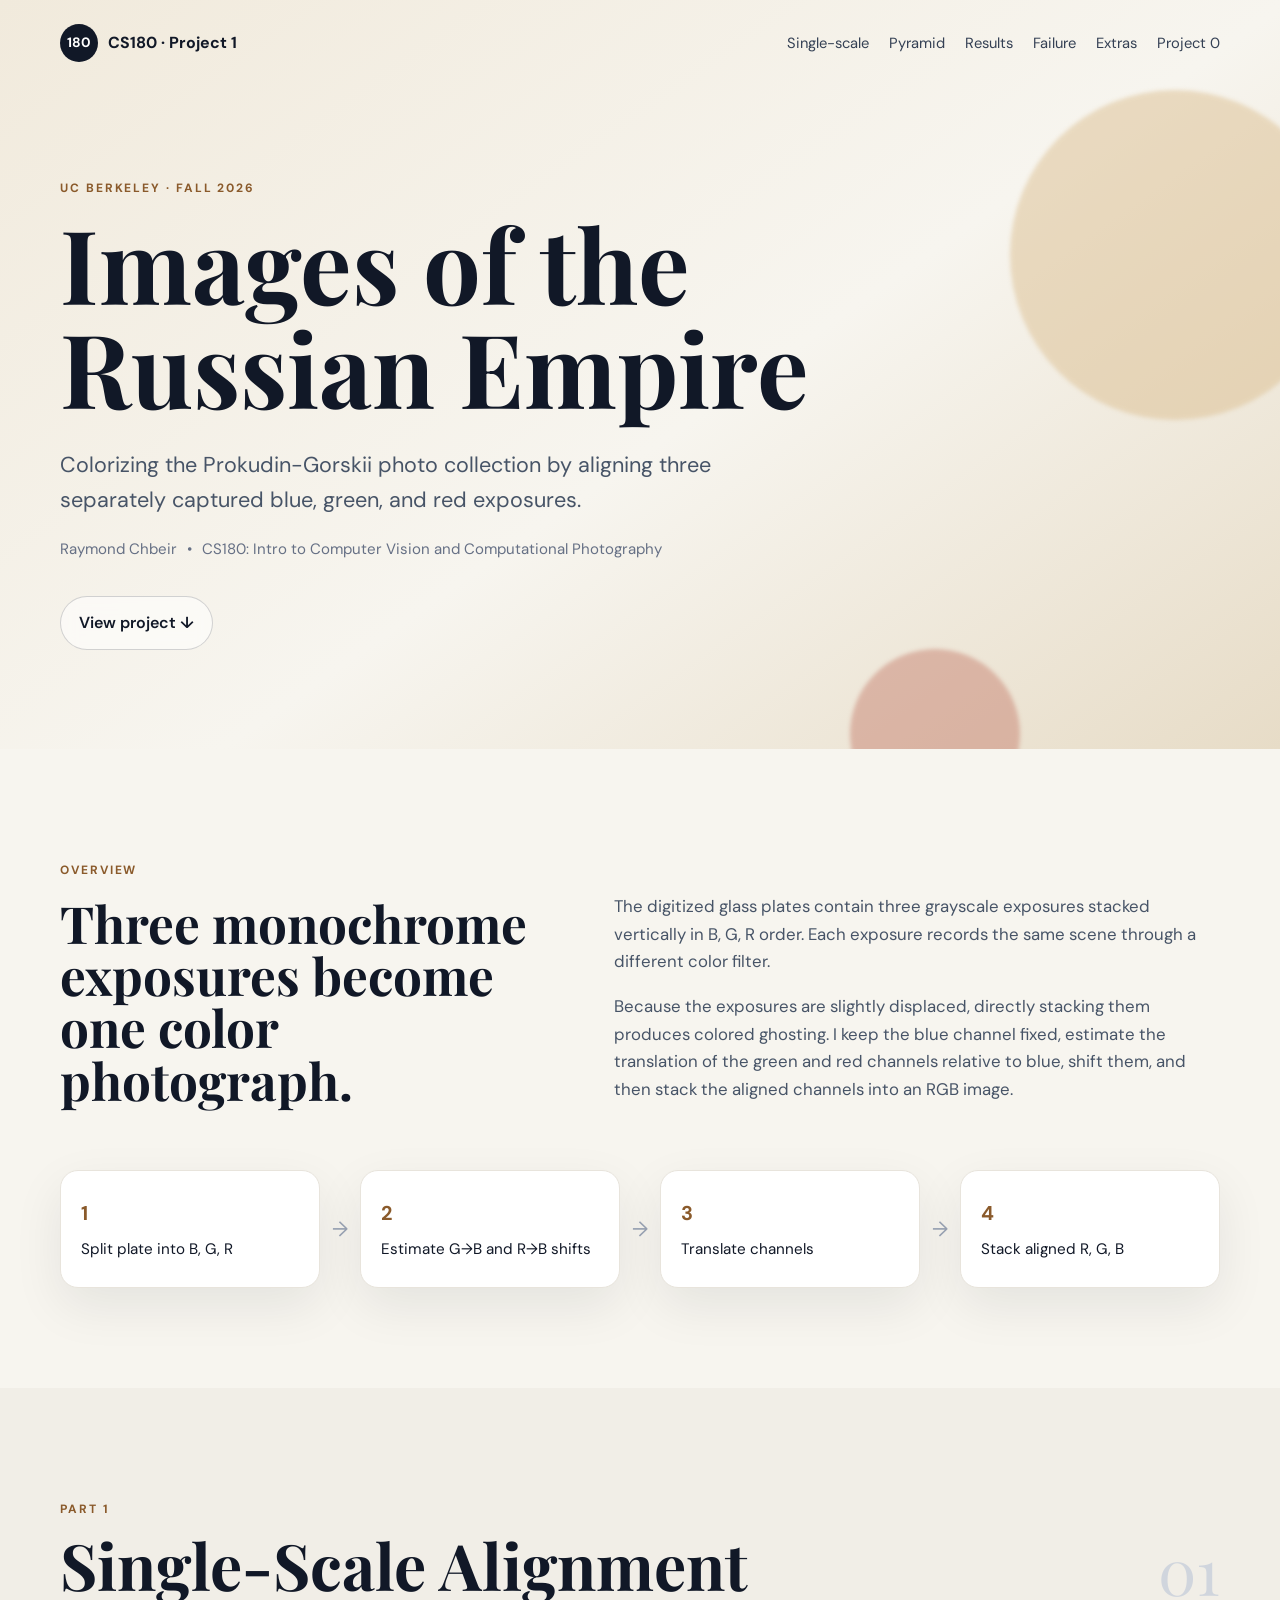
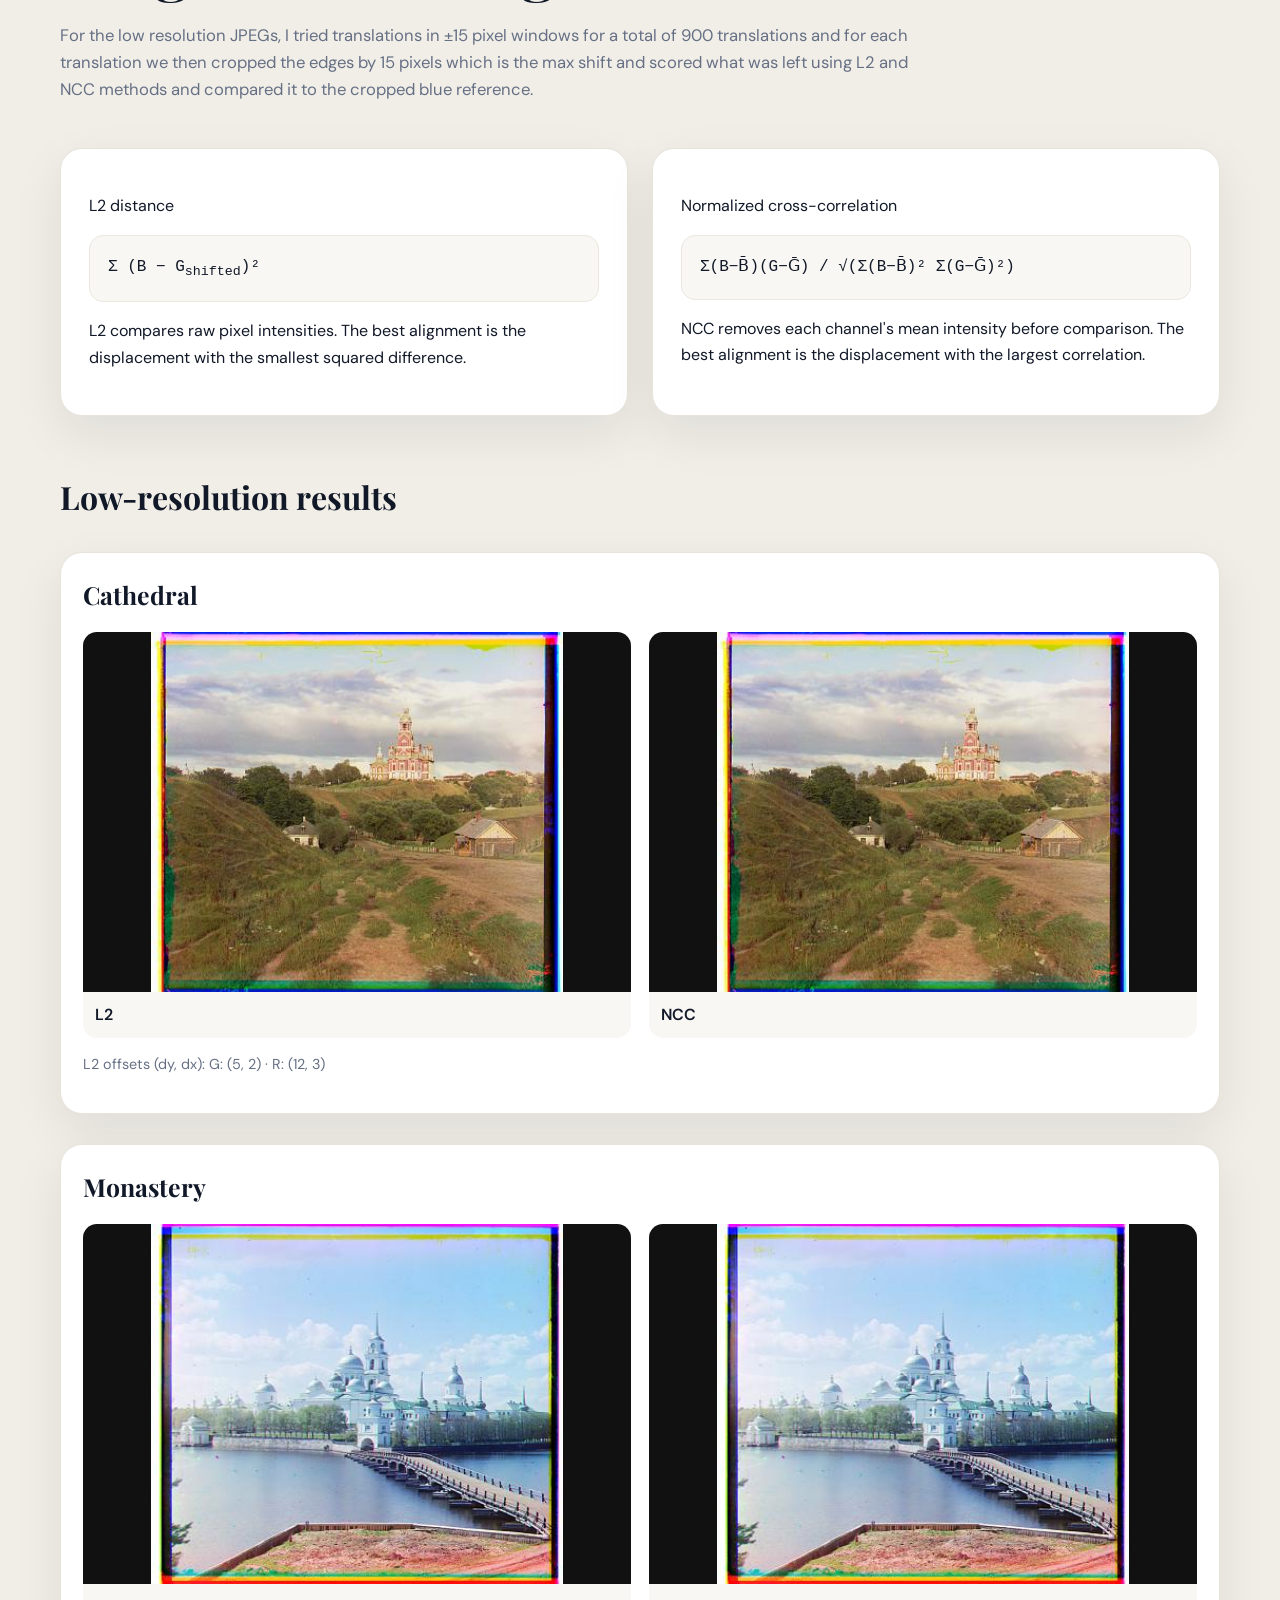
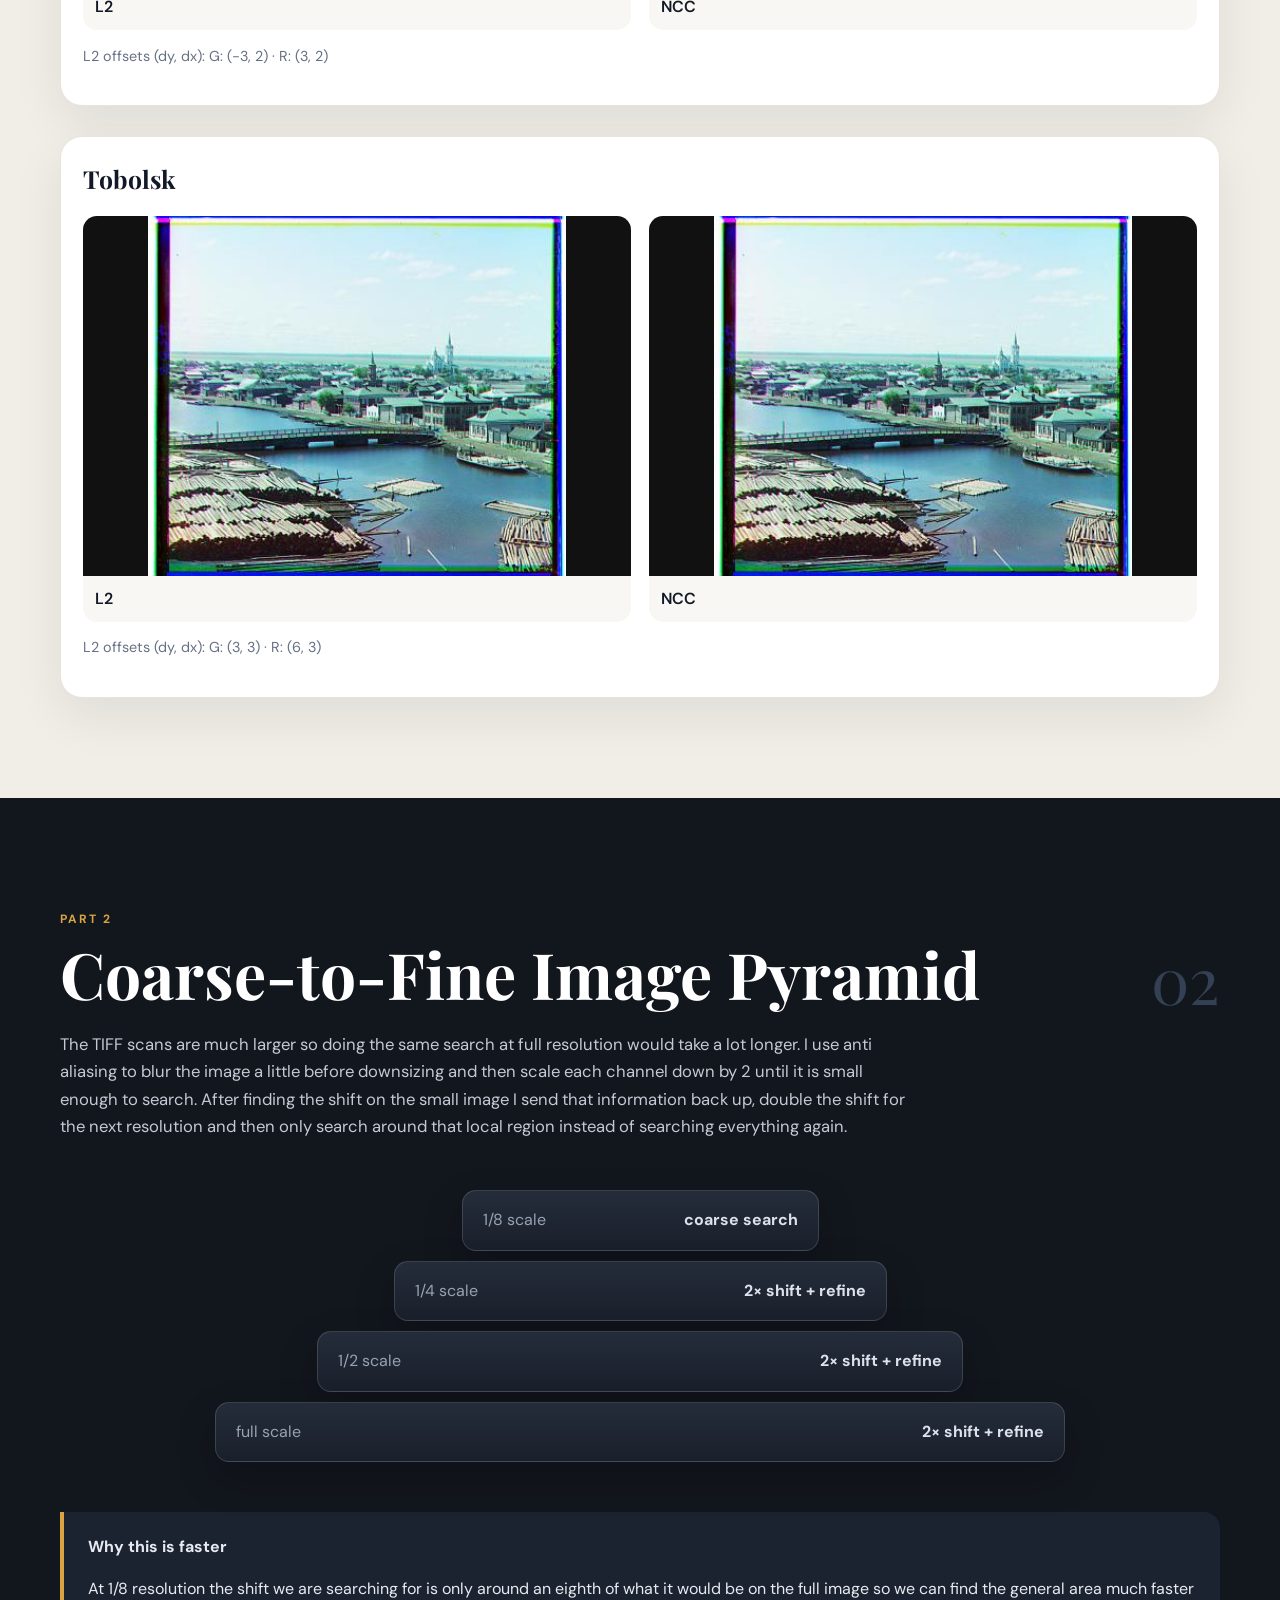
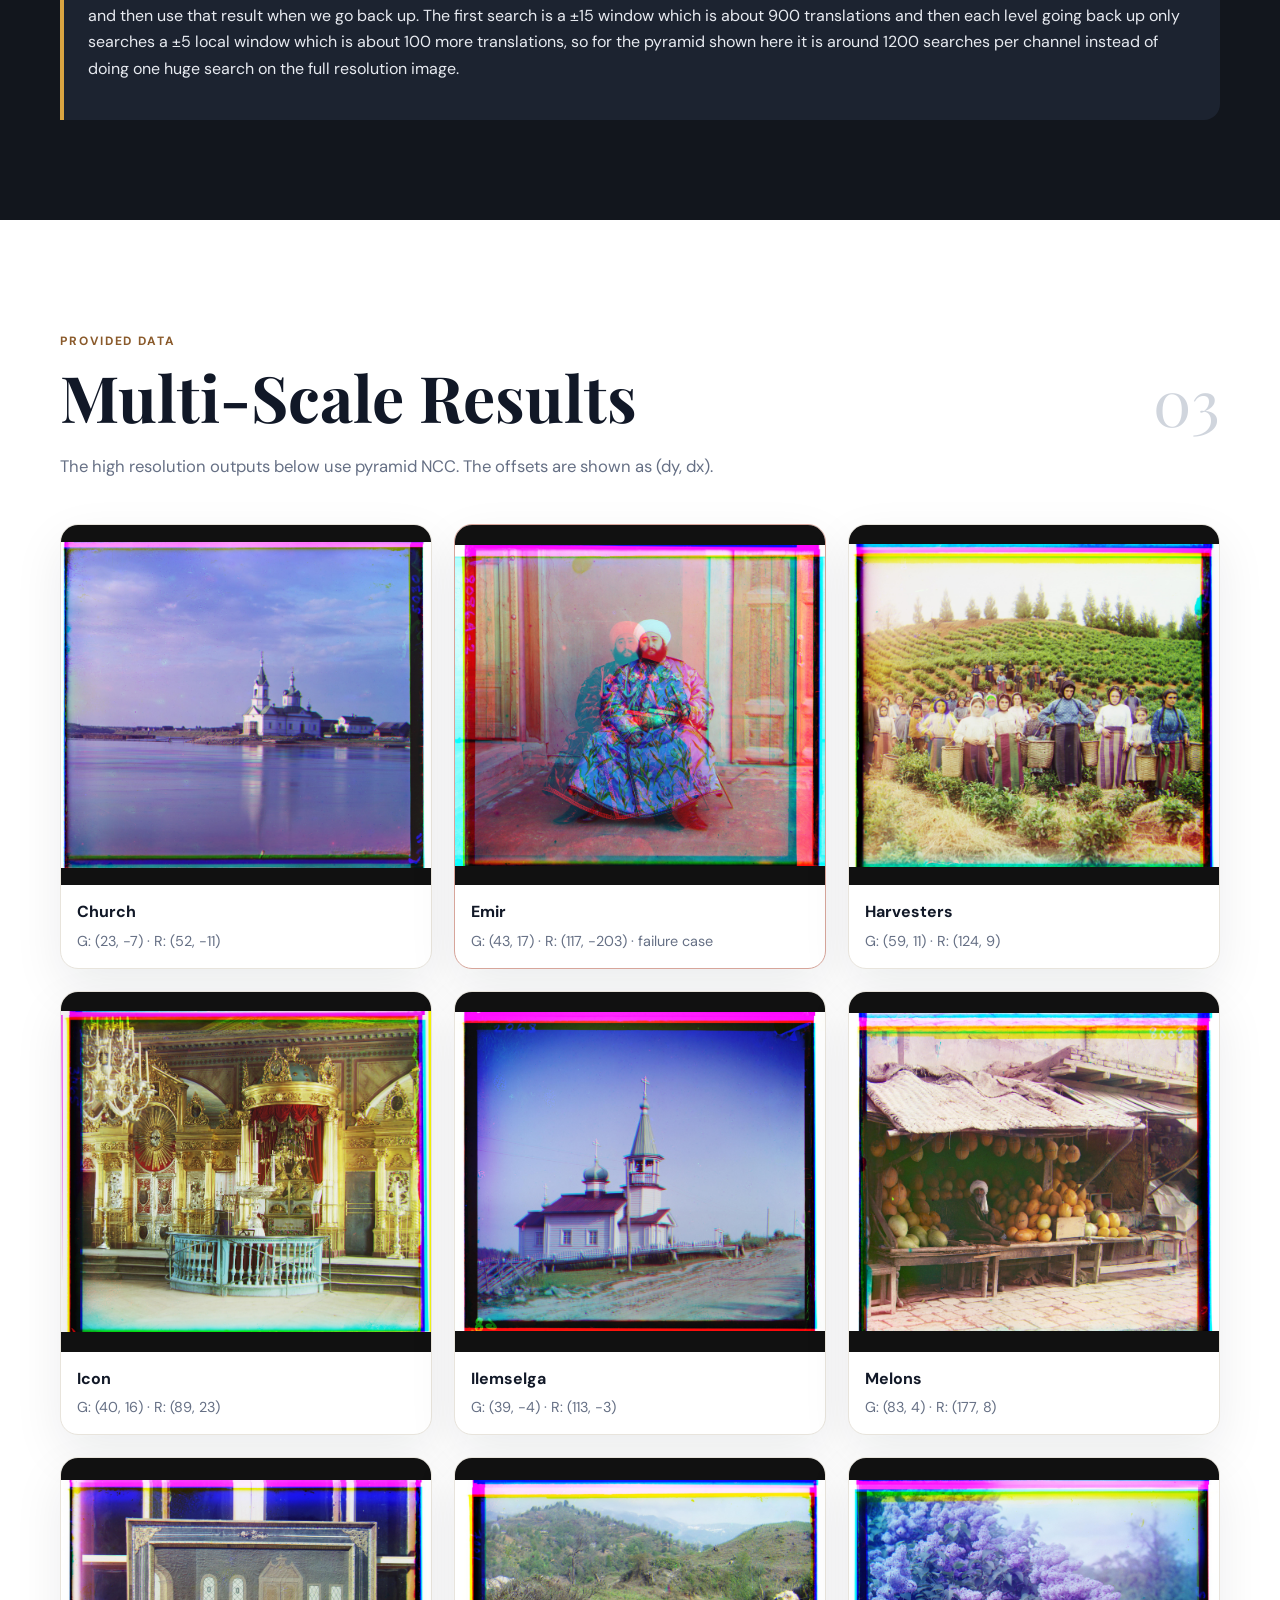
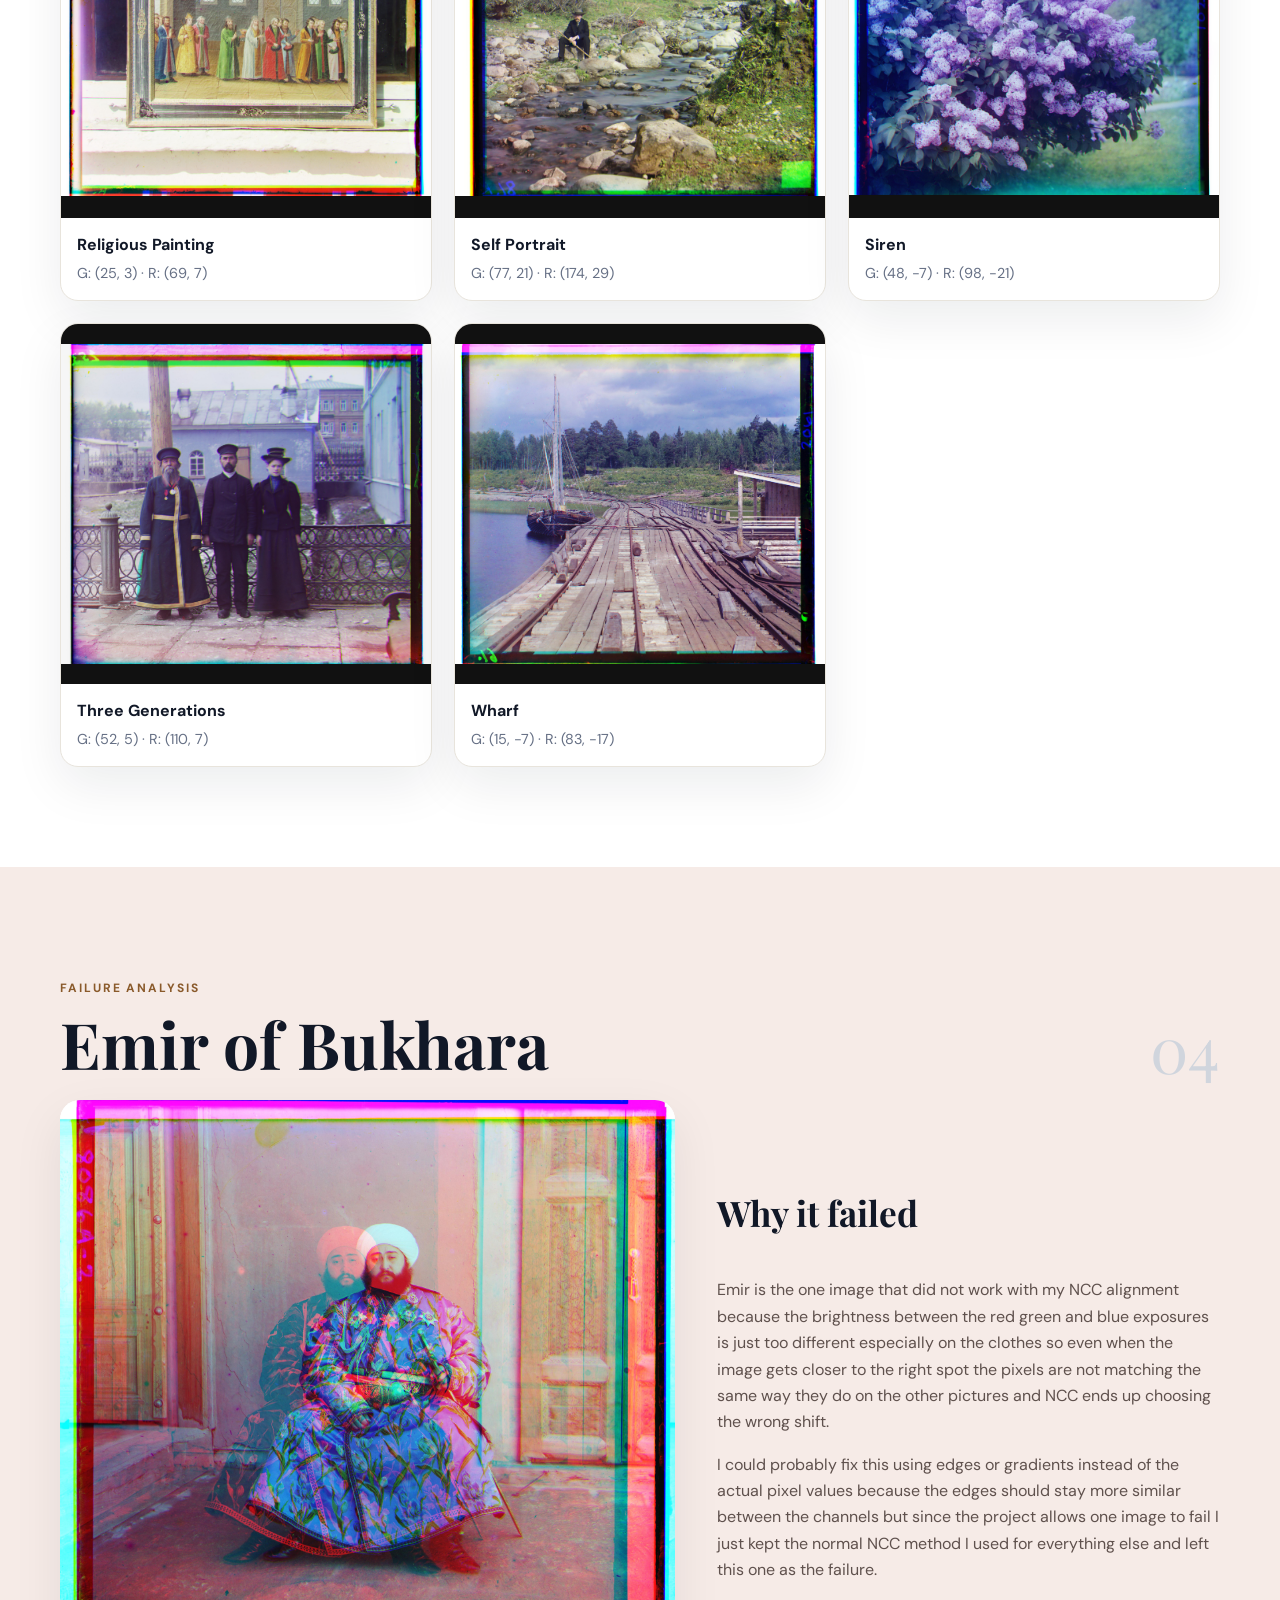
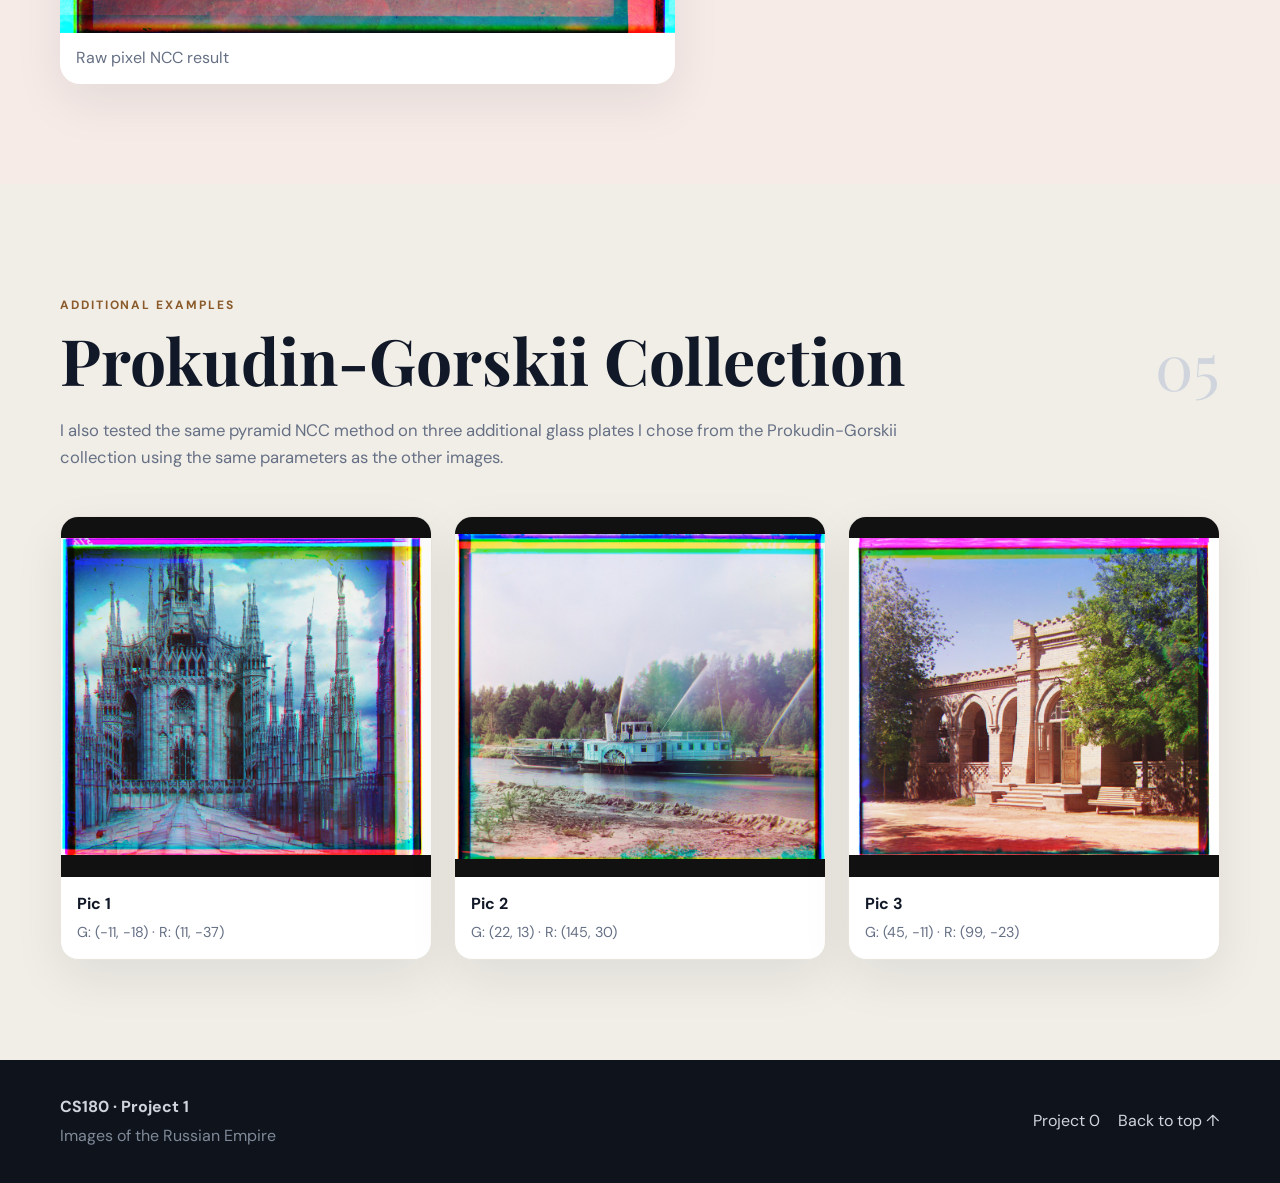
<file: proj1/index.html>
<!doctype html>
<html lang="en">
<head>
  <meta charset="utf-8">
  <meta name="viewport" content="width=device-width, initial-scale=1">
  <meta name="description" content="Raymond Chbeir — CS180 Project 1: Images of the Russian Empire">
  <title>CS180 Project 1 — Raymond Chbeir</title>
  <link rel="preconnect" href="https://fonts.googleapis.com">
  <link rel="preconnect" href="https://fonts.gstatic.com" crossorigin>
  <link href="https://fonts.googleapis.com/css2?family=DM+Sans:wght@400;500;600;700&family=Playfair+Display:wght@600;700&display=swap" rel="stylesheet">
  <link rel="stylesheet" href="styles.css">
</head>
<body>
<header class="hero" id="top">
  <nav class="nav shell">
    <a class="brand" href="#top"><span class="brand-mark">180</span><span>CS180 · Project 1</span></a>
    <div class="nav-links">
      <a href="#single">Single-scale</a>
      <a href="#pyramid">Pyramid</a>
      <a href="#results">Results</a>
      <a href="#failure">Failure</a>
      <a href="#extras">Extras</a>
      <a href="../">Project 0</a>
    </div>
  </nav>
  <div class="hero-content shell">
    <p class="eyebrow">UC Berkeley · Fall 2026</p>
    <h1>Images of the<br>Russian Empire</h1>
    <p class="lede">Colorizing the Prokudin-Gorskii photo collection by aligning three separately captured blue, green, and red exposures.</p>
    <div class="hero-meta"><span>Raymond Chbeir</span><span class="dot">•</span><span>CS180: Intro to Computer Vision and Computational Photography</span></div>
    <a class="scroll-btn" href="#overview">View project ↓</a>
  </div>
  <div class="hero-orb orb-one"></div><div class="hero-orb orb-two"></div>
</header>

<main>
<section class="intro shell" id="overview">
  <p class="section-kicker">Overview</p>
  <div class="intro-grid">
    <h2>Three monochrome exposures become one color photograph.</h2>
    <div>
      <p>The digitized glass plates contain three grayscale exposures stacked vertically in B, G, R order. Each exposure records the same scene through a different color filter.</p>
      <p>Because the exposures are slightly displaced, directly stacking them produces colored ghosting. I keep the blue channel fixed, estimate the translation of the green and red channels relative to blue, shift them, and then stack the aligned channels into an RGB image.</p>
    </div>
  </div>
  <div class="pipeline">
    <div><strong>1</strong><span>Split plate into B, G, R</span></div>
    <div class="arrow">→</div>
    <div><strong>2</strong><span>Estimate G→B and R→B shifts</span></div>
    <div class="arrow">→</div>
    <div><strong>3</strong><span>Translate channels</span></div>
    <div class="arrow">→</div>
    <div><strong>4</strong><span>Stack aligned R, G, B</span></div>
  </div>
</section>

<section class="project-section alt" id="single">
  <div class="shell">
    <div class="section-heading"><div><p class="section-kicker">Part 1</p><h2>Single-Scale Alignment</h2></div><span class="section-number">01</span></div>
    <p class="section-copy">For the low resolution JPEGs, I tried translations in ±15 pixel windows for a total of 900 translations and for each translation we then cropped the edges by 15 pixels which is the max shift and scored what was left using L2 and NCC methods and compared it to the cropped blue reference.</p>

    <div class="method-grid">
      <article class="method-card">
        <p>L2 distance</p>
        <div class="formula">Σ (B − G<sub>shifted</sub>)²</div>
        <p>L2 compares raw pixel intensities. The best alignment is the displacement with the smallest squared difference.</p>
      </article>
      <article class="method-card">
        <p>Normalized cross-correlation</p>
        <div class="formula">Σ(B−B̄)(G−Ḡ) / √(Σ(B−B̄)² Σ(G−Ḡ)²)</div>
        <p>NCC removes each channel's mean intensity before comparison. The best alignment is the displacement with the largest correlation.</p>
      </article>
    </div>

    <h3 class="subhead">Low-resolution results</h3>
    <div class="comparison-results">
      <article class="result-pair">
        <h4>Cathedral</h4>
        <div class="pair-grid">
          <figure><img src="images/cathedral_l2.jpg" alt="Cathedral aligned with L2"><figcaption>L2</figcaption></figure>
          <figure><img src="images/cathedral_ncc.jpg" alt="Cathedral aligned with NCC"><figcaption>NCC</figcaption></figure>
        </div>
        <p class="offset">L2 offsets (dy, dx): G: (5, 2) · R: (12, 3)</p>
      </article>
      <article class="result-pair">
        <h4>Monastery</h4>
        <div class="pair-grid">
          <figure><img src="images/monastery_l2.jpg" alt="Monastery aligned with L2"><figcaption>L2</figcaption></figure>
          <figure><img src="images/monastery_ncc.jpg" alt="Monastery aligned with NCC"><figcaption>NCC</figcaption></figure>
        </div>
        <p class="offset">L2 offsets (dy, dx): G: (-3, 2) · R: (3, 2)</p>
      </article>
      <article class="result-pair">
        <h4>Tobolsk</h4>
        <div class="pair-grid">
          <figure><img src="images/tobolsk_l2.jpg" alt="Tobolsk aligned with L2"><figcaption>L2</figcaption></figure>
          <figure><img src="images/tobolsk_ncc.jpg" alt="Tobolsk aligned with NCC"><figcaption>NCC</figcaption></figure>
        </div>
        <p class="offset">L2 offsets (dy, dx): G: (3, 3) · R: (6, 3)</p>
      </article>
    </div>
  </div>
</section>

<section class="project-section dark" id="pyramid">
  <div class="shell">
    <div class="section-heading light-heading"><div><p class="section-kicker gold">Part 2</p><h2>Coarse-to-Fine Image Pyramid</h2></div><span class="section-number">02</span></div>
    <p class="section-copy light-copy">The TIFF scans are much larger so doing the same search at full resolution would take a lot longer. I use anti aliasing to blur the image a little before downsizing and then scale each channel down by 2 until it is small enough to search. After finding the shift on the small image I send that information back up, double the shift for the next resolution and then only search around that local region instead of searching everything again.</p>

    <div class="pyramid-visual">
      <div class="pyr-level l4"><span>1/8 scale</span><strong>coarse search</strong></div>
      <div class="pyr-level l3"><span>1/4 scale</span><strong>2× shift + refine</strong></div>
      <div class="pyr-level l2"><span>1/2 scale</span><strong>2× shift + refine</strong></div>
      <div class="pyr-level l1"><span>full scale</span><strong>2× shift + refine</strong></div>
    </div>

    <div class="explanation-card dark-card">
      <div class="explanation-label">Why this is faster</div>
      <p>At 1/8 resolution the shift we are searching for is only around an eighth of what it would be on the full image so we can find the general area much faster and then use that result when we go back up. The first search is a ±15 window which is about 900 translations and then each level going back up only searches a ±5 local window which is about 100 more translations, so for the pyramid shown here it is around 1200 searches per channel instead of doing one huge search on the full resolution image.</p>
    </div>
  </div>
</section>

<section class="project-section" id="results">
  <div class="shell">
    <div class="section-heading"><div><p class="section-kicker">Provided data</p><h2>Multi-Scale Results</h2></div><span class="section-number">03</span></div>
    <p class="section-copy">The high resolution outputs below use pyramid NCC. The offsets are shown as (dy, dx).</p>

    <div class="result-grid">
      <figure class="result-card"><img src="images/church_pyramid_ncc.jpg" alt="Church"><figcaption><strong>Church</strong><span class="offset">G: (23, -7) · R: (52, -11)</span></figcaption></figure>
      <figure class="result-card failure-card"><img src="images/emir_pyramid_ncc.jpg" alt="Emir"><figcaption><strong>Emir</strong><span class="offset">G: (43, 17) · R: (117, -203) · failure case</span></figcaption></figure>
      <figure class="result-card"><img src="images/harvesters_pyramid_ncc.jpg" alt="Harvesters"><figcaption><strong>Harvesters</strong><span class="offset">G: (59, 11) · R: (124, 9)</span></figcaption></figure>
      <figure class="result-card"><img src="images/icon_pyramid_ncc.jpg" alt="Icon"><figcaption><strong>Icon</strong><span class="offset">G: (40, 16) · R: (89, 23)</span></figcaption></figure>
      <figure class="result-card"><img src="images/ilemselga_pyramid_ncc.jpg" alt="Ilemselga"><figcaption><strong>Ilemselga</strong><span class="offset">G: (39, -4) · R: (113, -3)</span></figcaption></figure>
      <figure class="result-card"><img src="images/melons_pyramid_ncc.jpg" alt="Melons"><figcaption><strong>Melons</strong><span class="offset">G: (83, 4) · R: (177, 8)</span></figcaption></figure>
      <figure class="result-card"><img src="images/religous_painting_pyramid_ncc.jpg" alt="Religious painting"><figcaption><strong>Religious Painting</strong><span class="offset">G: (25, 3) · R: (69, 7)</span></figcaption></figure>
      <figure class="result-card"><img src="images/self_portrait_pyramid_ncc.jpg" alt="Self portrait"><figcaption><strong>Self Portrait</strong><span class="offset">G: (77, 21) · R: (174, 29)</span></figcaption></figure>
      <figure class="result-card"><img src="images/siren_pyramid_ncc.jpg" alt="Siren"><figcaption><strong>Siren</strong><span class="offset">G: (48, -7) · R: (98, -21)</span></figcaption></figure>
      <figure class="result-card"><img src="images/three_generations_pyramid_ncc.jpg" alt="Three generations"><figcaption><strong>Three Generations</strong><span class="offset">G: (52, 5) · R: (110, 7)</span></figcaption></figure>
      <figure class="result-card"><img src="images/wharf_pyramid_ncc.jpg" alt="Wharf"><figcaption><strong>Wharf</strong><span class="offset">G: (15, -7) · R: (83, -17)</span></figcaption></figure>
    </div>
  </div>
</section>

<section class="project-section failure-section" id="failure">
  <div class="shell">
    <div class="section-heading"><div><p class="section-kicker">Failure analysis</p><h2>Emir of Bukhara</h2></div><span class="section-number">04</span></div>
    <div class="failure-layout">
      <figure class="failure-image"><img src="images/emir_pyramid_ncc.jpg" alt="Misaligned Emir result"><figcaption>Raw pixel NCC result</figcaption></figure>
      <div class="failure-copy">
        <h3>Why it failed</h3>
        <p>Emir is the one image that did not work with my NCC alignment because the brightness between the red green and blue exposures is just too different especially on the clothes so even when the image gets closer to the right spot the pixels are not matching the same way they do on the other pictures and NCC ends up choosing the wrong shift.</p>
        <p>I could probably fix this using edges or gradients instead of the actual pixel values because the edges should stay more similar between the channels but since the project allows one image to fail I just kept the normal NCC method I used for everything else and left this one as the failure.</p>
      </div>
    </div>
  </div>
</section>

<section class="project-section alt" id="extras">
  <div class="shell">
    <div class="section-heading"><div><p class="section-kicker">Additional examples</p><h2>Prokudin-Gorskii Collection</h2></div><span class="section-number">05</span></div>
    <p class="section-copy">I also tested the same pyramid NCC method on three additional glass plates I chose from the Prokudin-Gorskii collection using the same parameters as the other images.</p>
    <div class="result-grid extras-grid">
      <figure class="result-card"><img src="images/extra_1.jpg" alt="Additional Prokudin-Gorskii result 1"><figcaption><strong>Pic 1</strong><span class="offset">G: (-11, -18) · R: (11, -37)</span></figcaption></figure>
      <figure class="result-card"><img src="images/extra_2.jpg" alt="Additional Prokudin-Gorskii result 2"><figcaption><strong>Pic 2</strong><span class="offset">G: (22, 13) · R: (145, 30)</span></figcaption></figure>
      <figure class="result-card"><img src="images/extra_3.jpg" alt="Additional Prokudin-Gorskii result 3"><figcaption><strong>Pic 3</strong><span class="offset">G: (45, -11) · R: (99, -23)</span></figcaption></figure>
    </div>
  </div>
</section>
</main>

<footer><div class="shell footer-content"><div><strong>CS180 · Project 1</strong><p>Images of the Russian Empire</p></div><div class="footer-links"><a href="../">Project 0</a><a href="#top">Back to top ↑</a></div></div></footer>
</body>
</html>
</file>
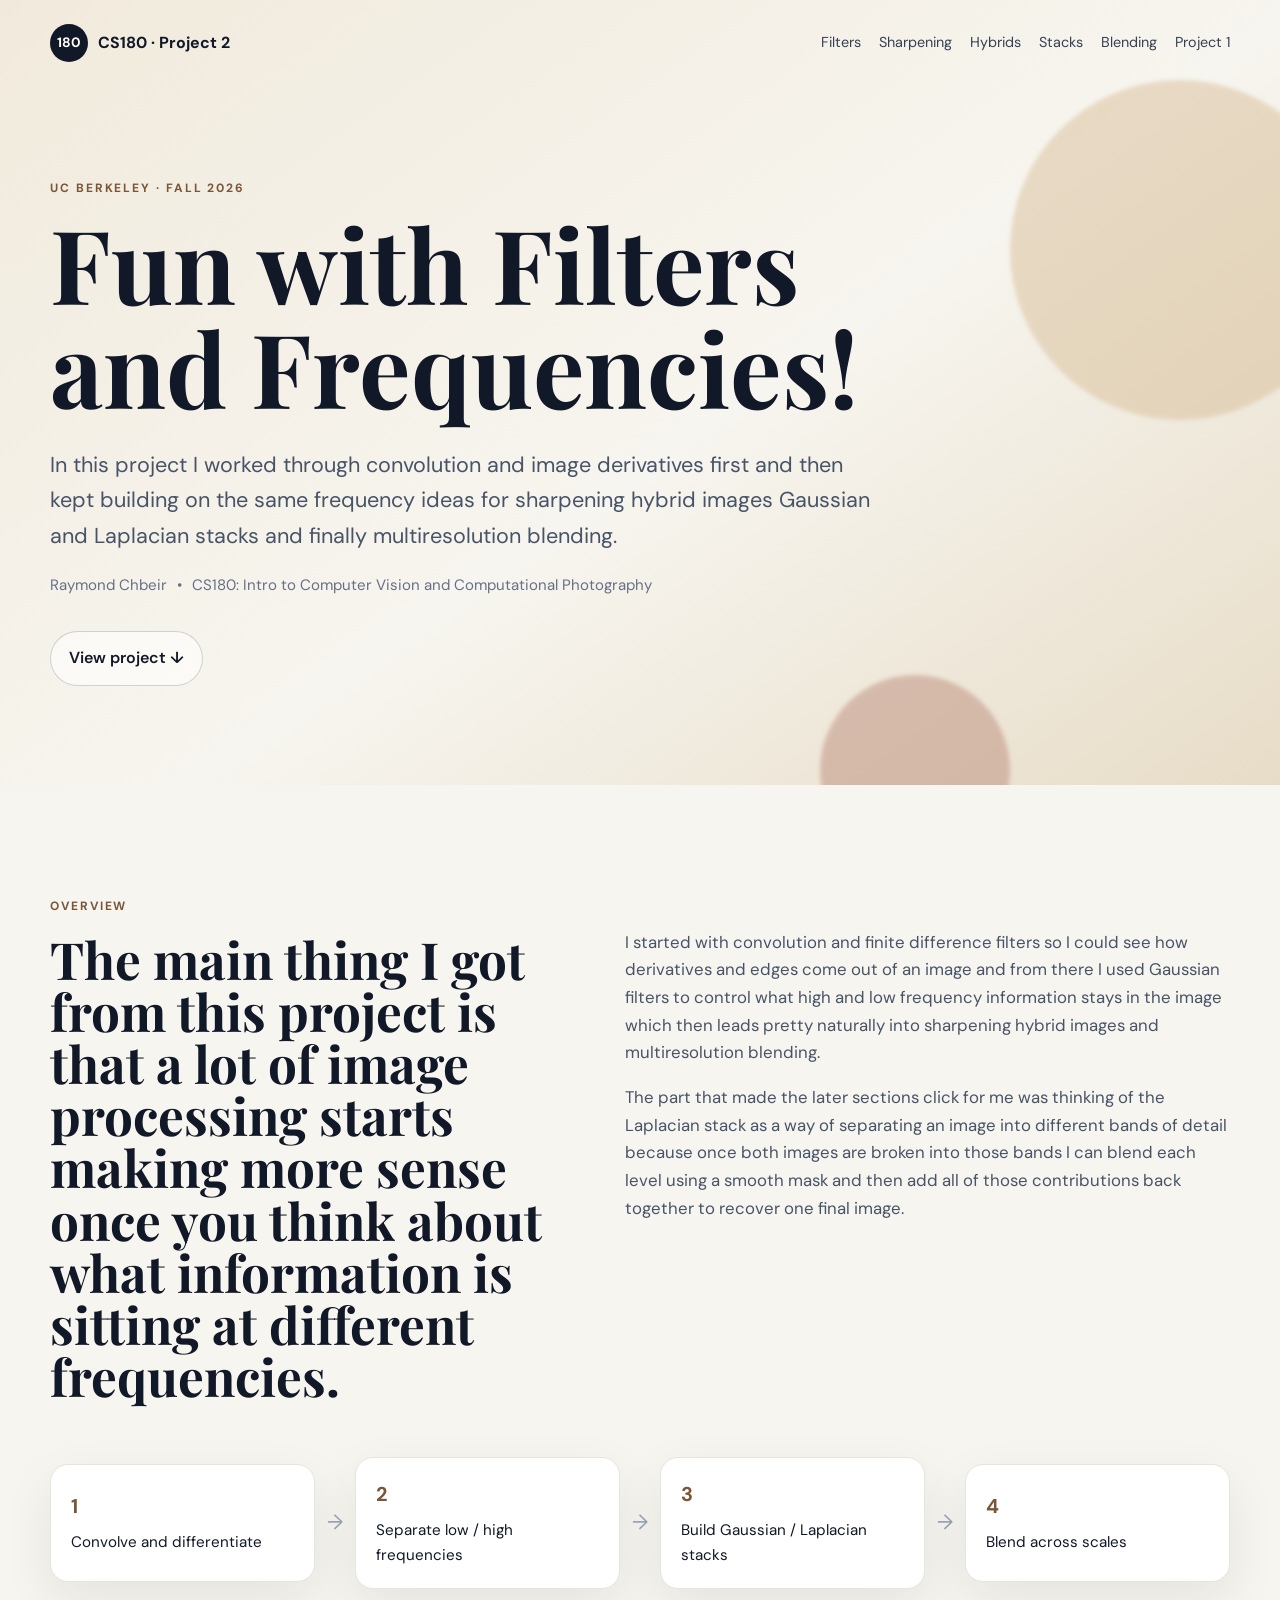
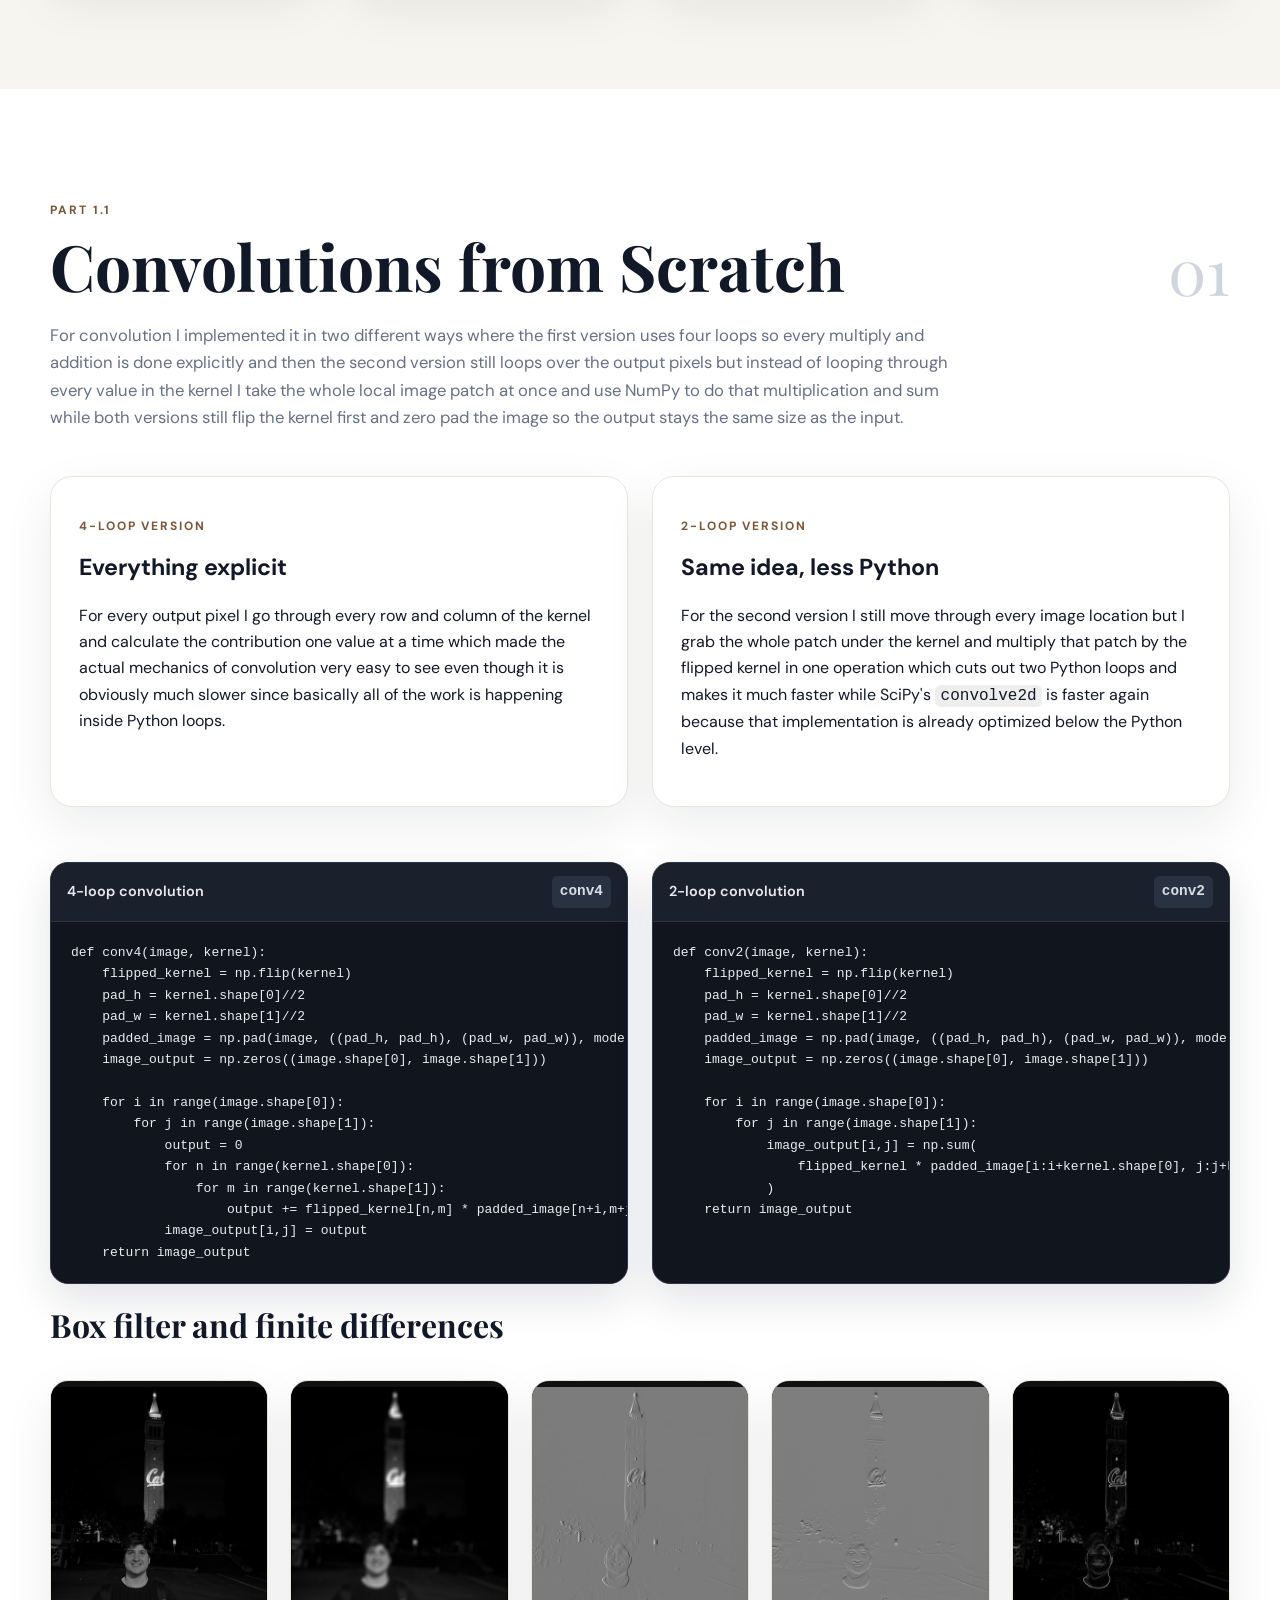
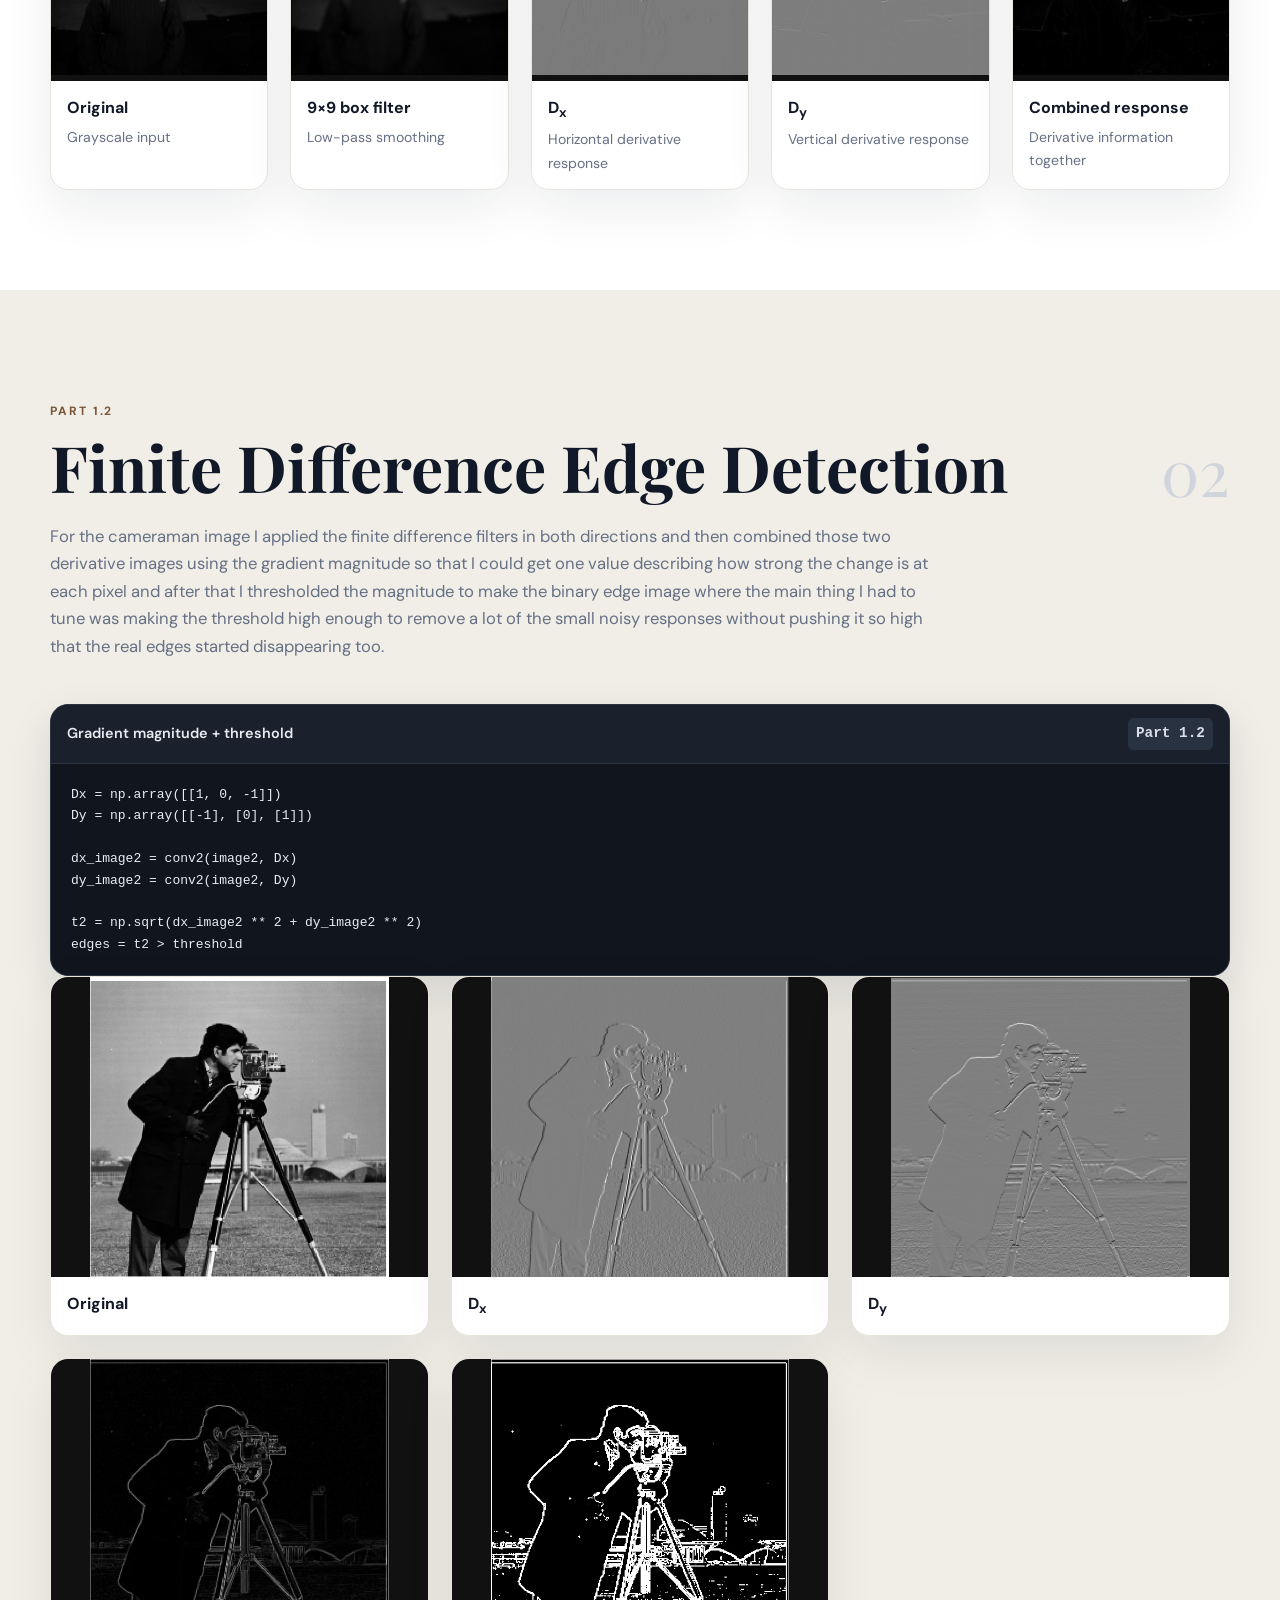
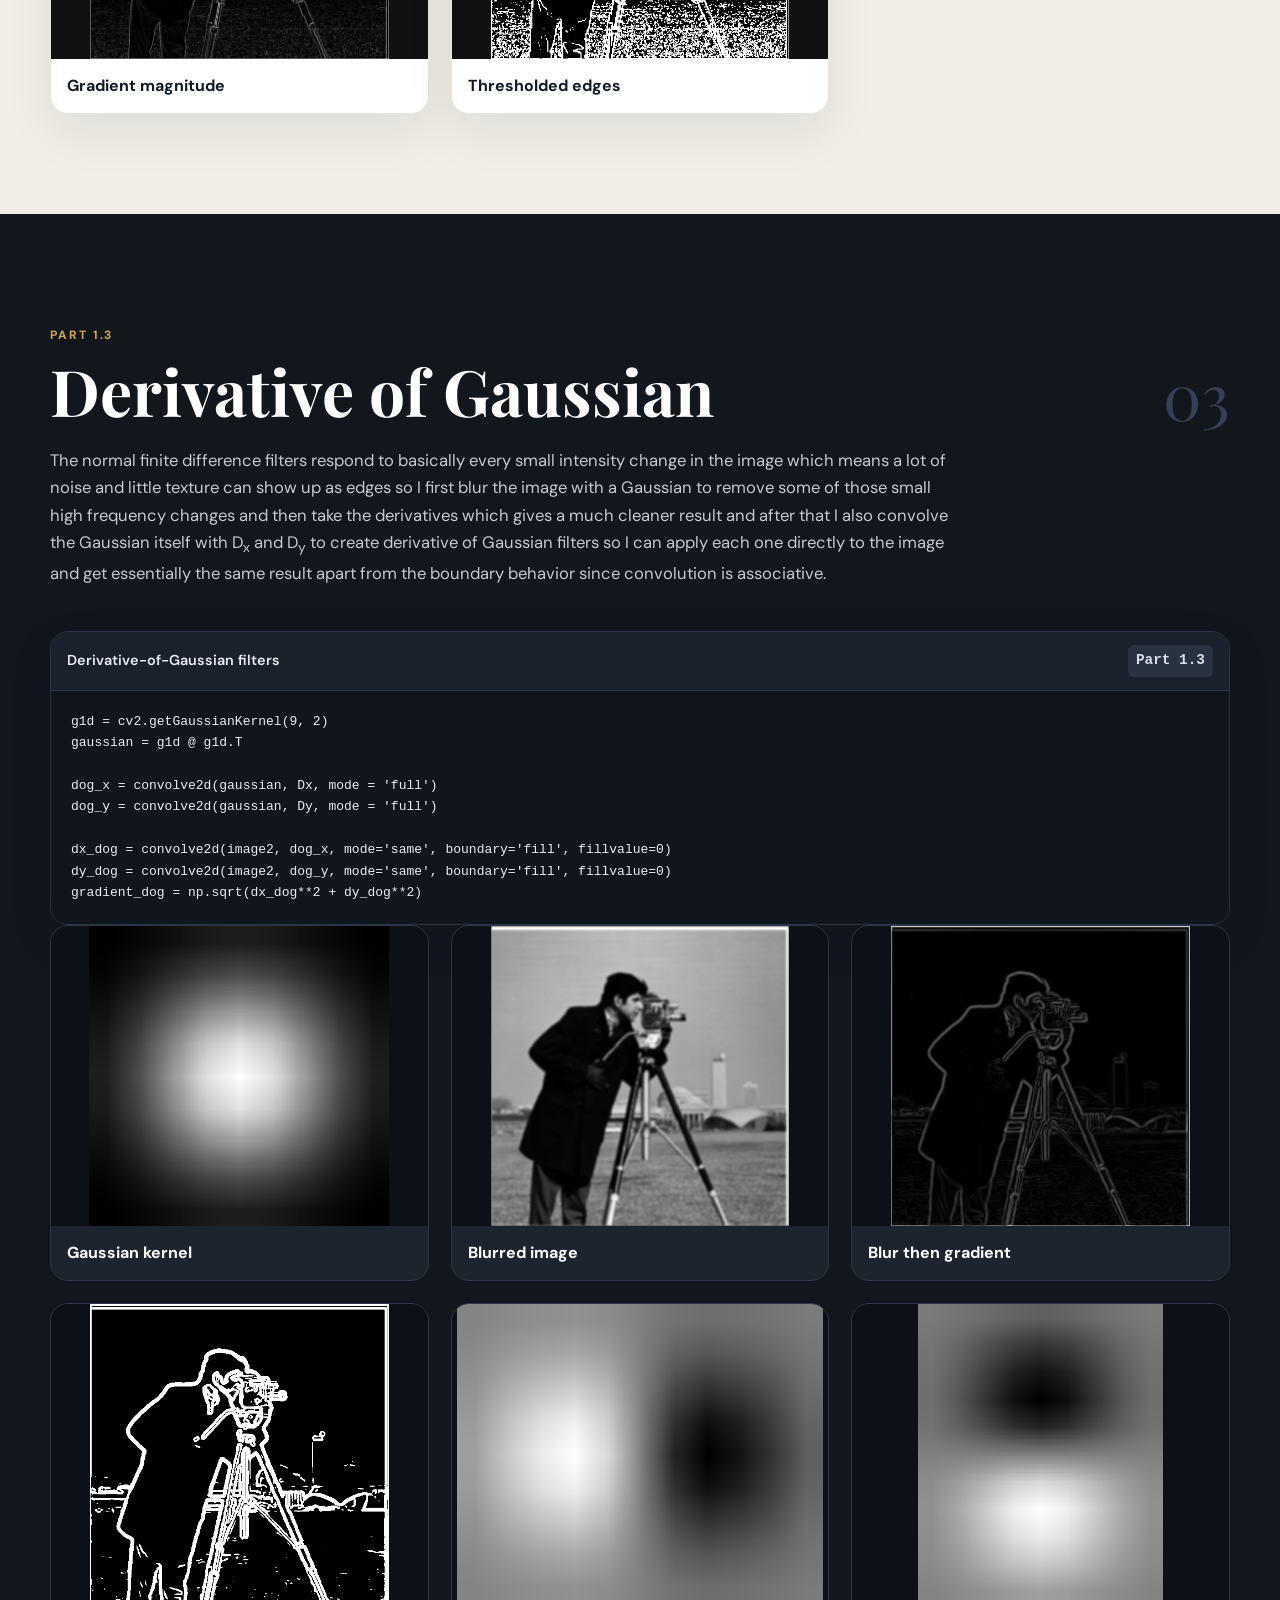
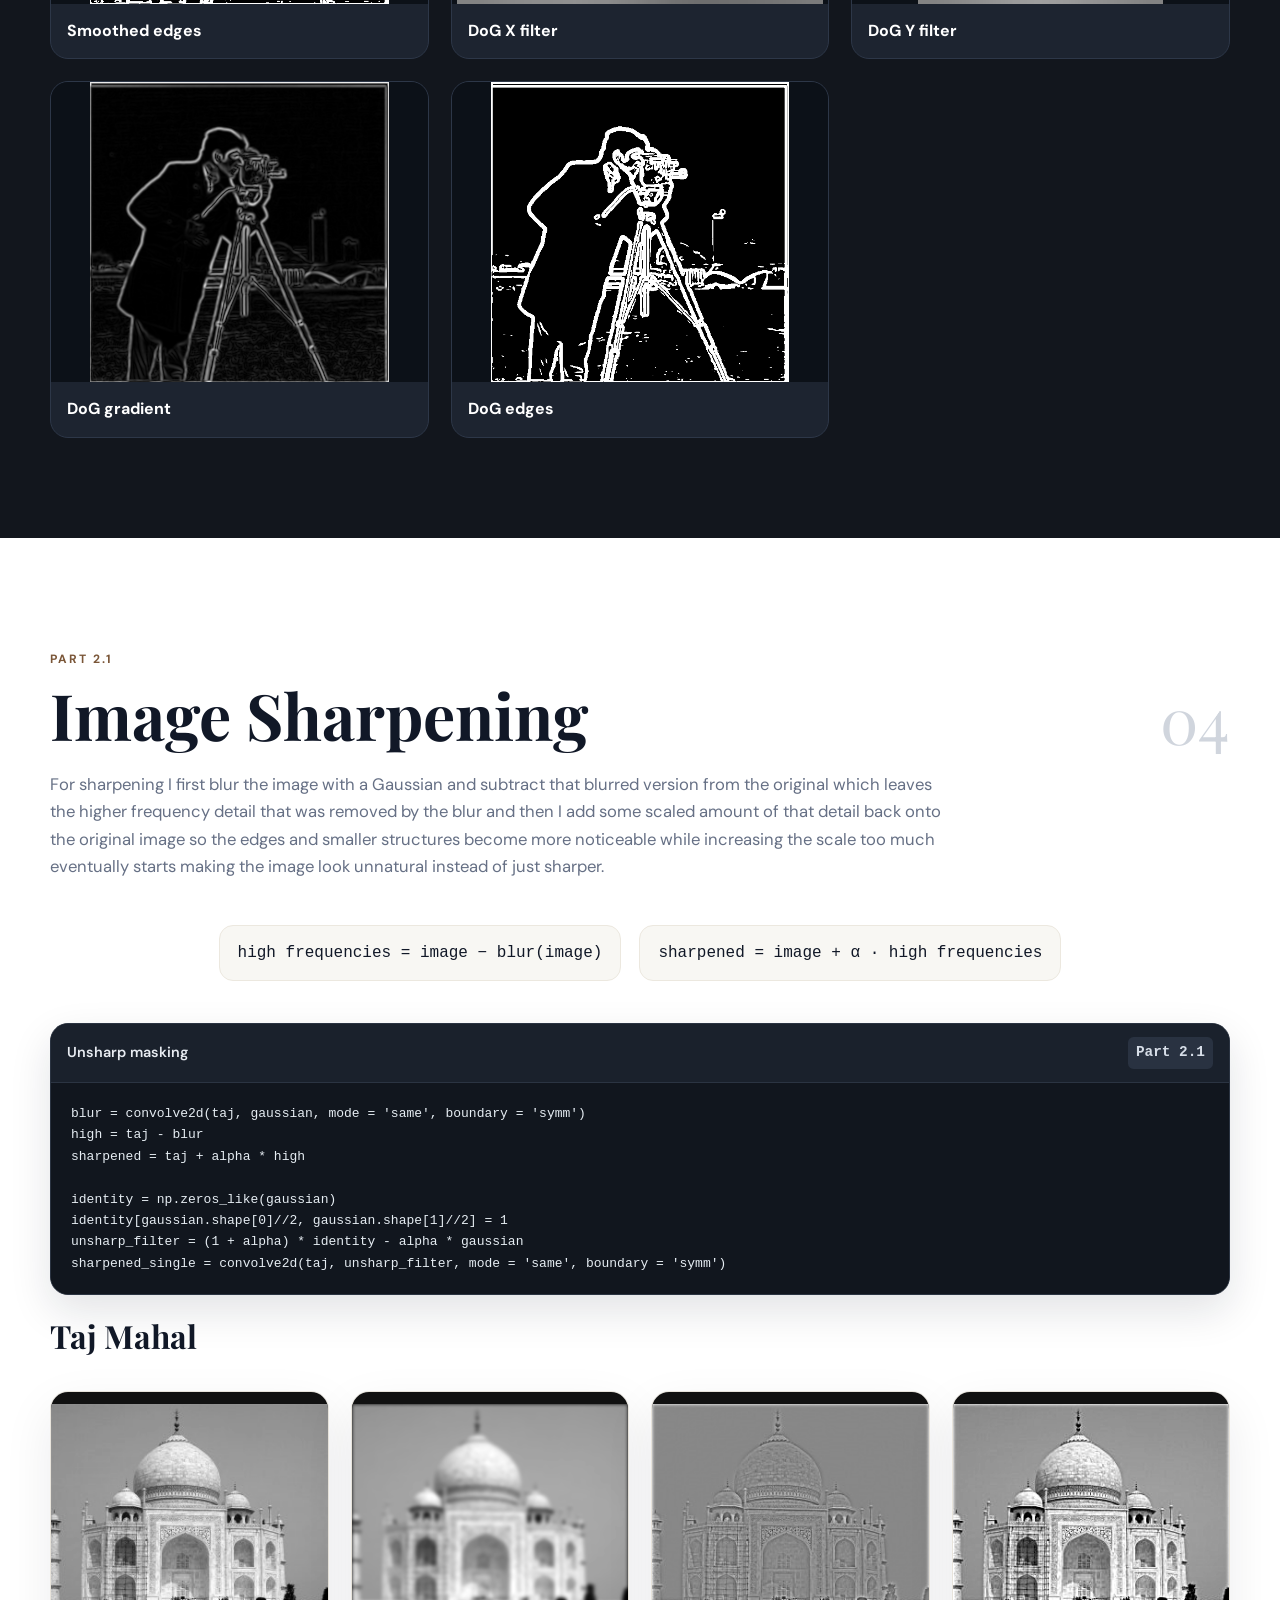
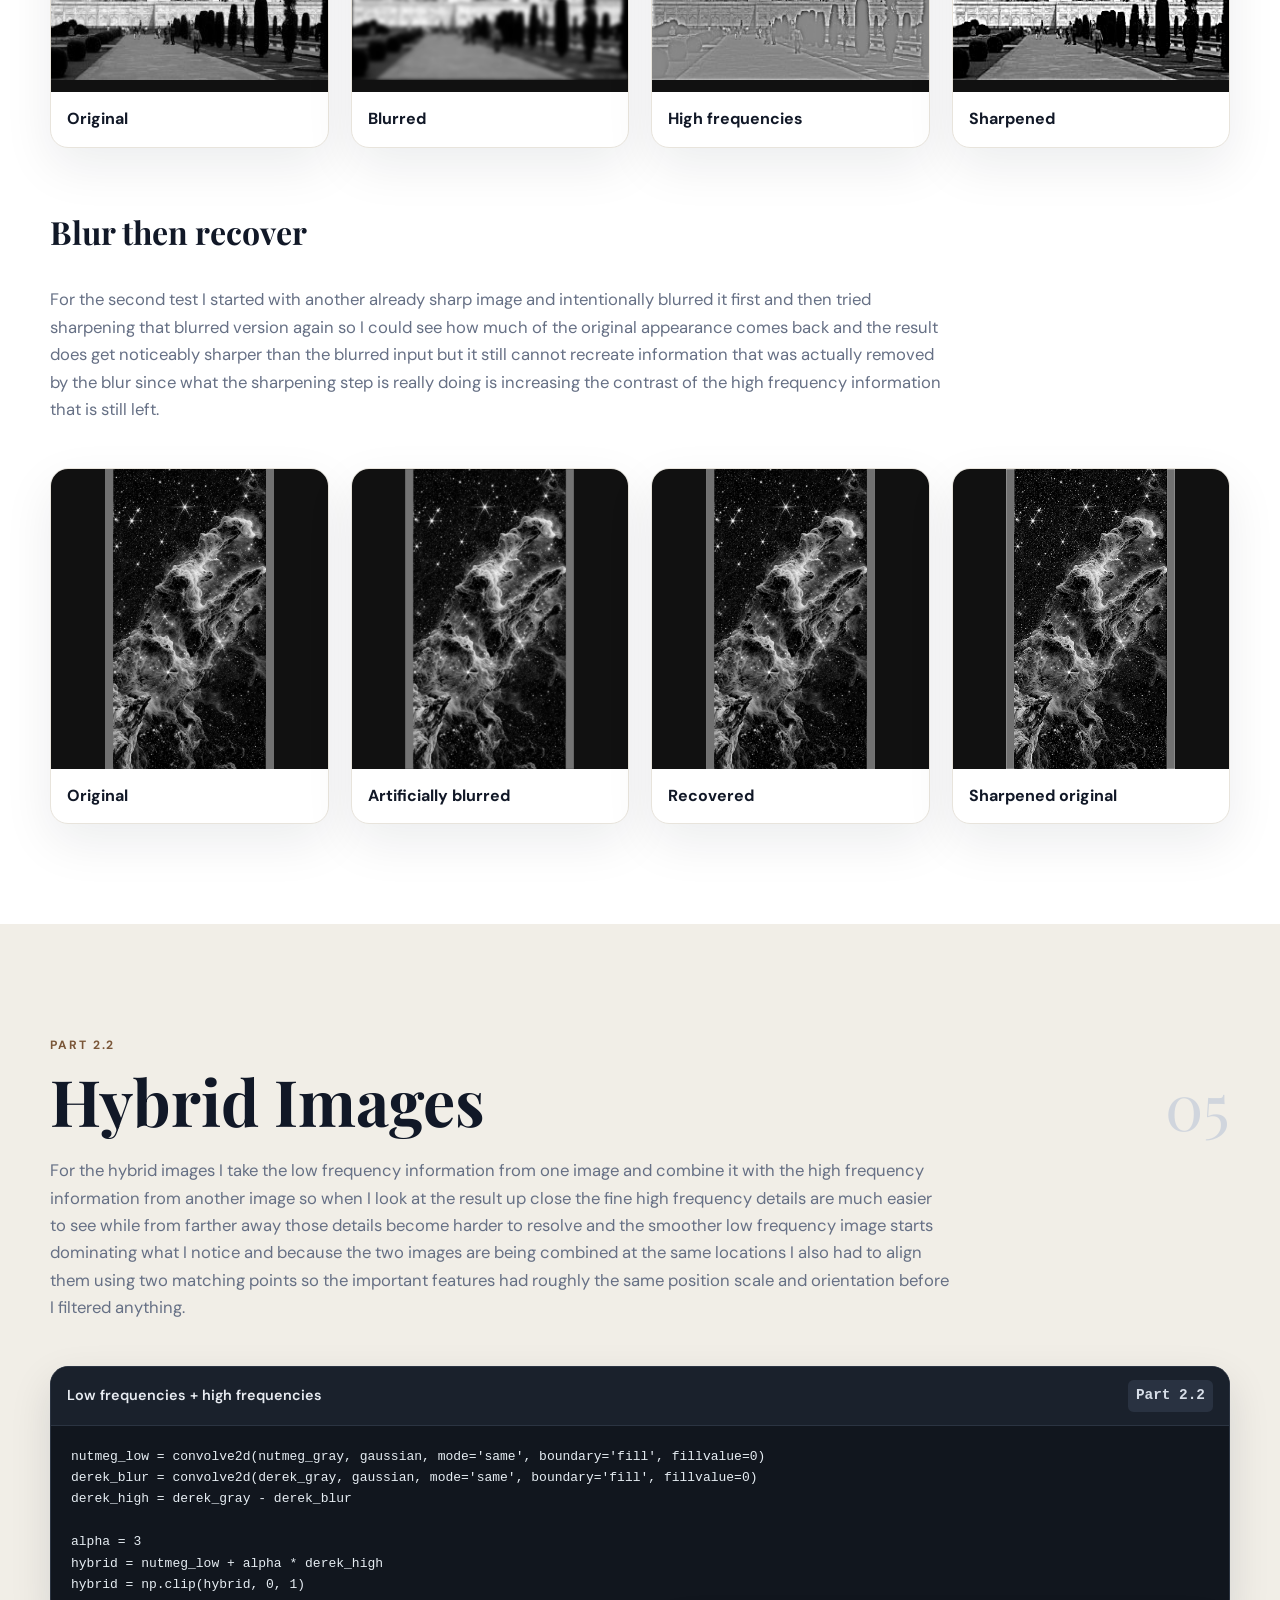
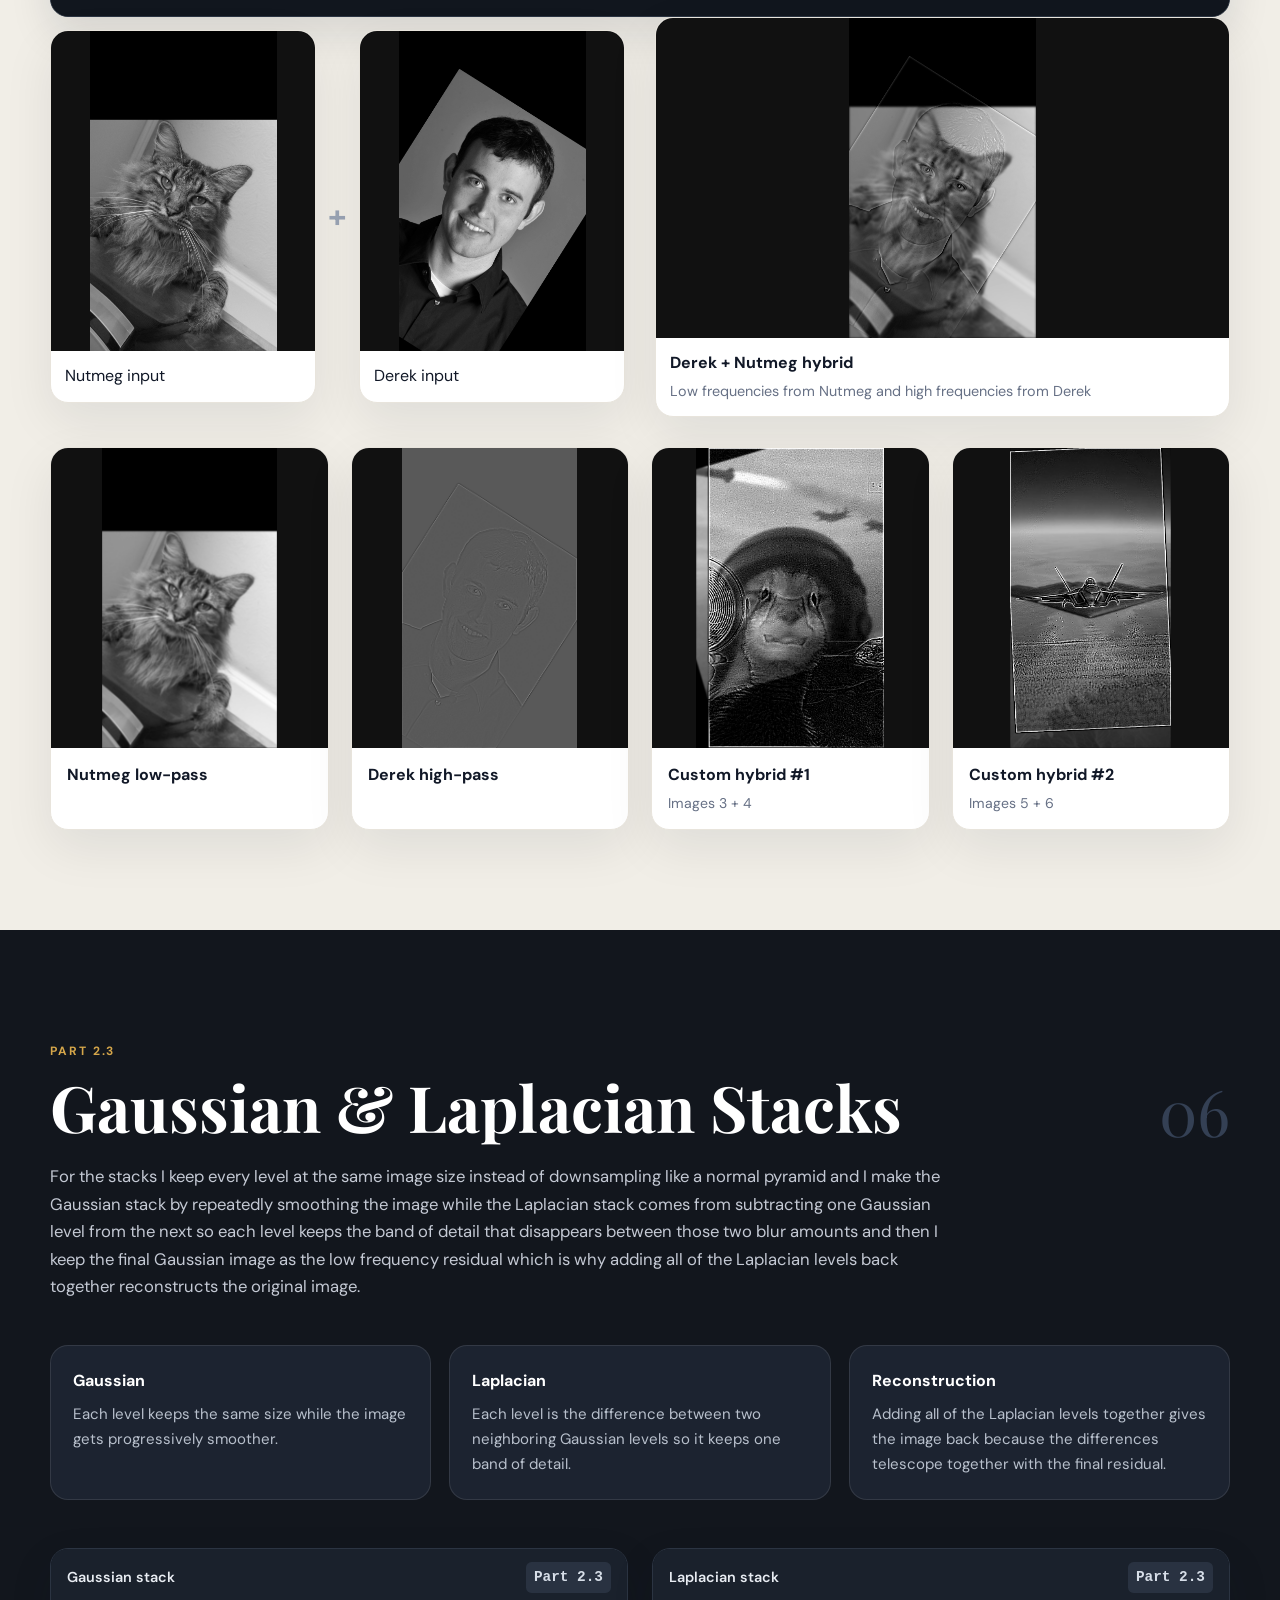
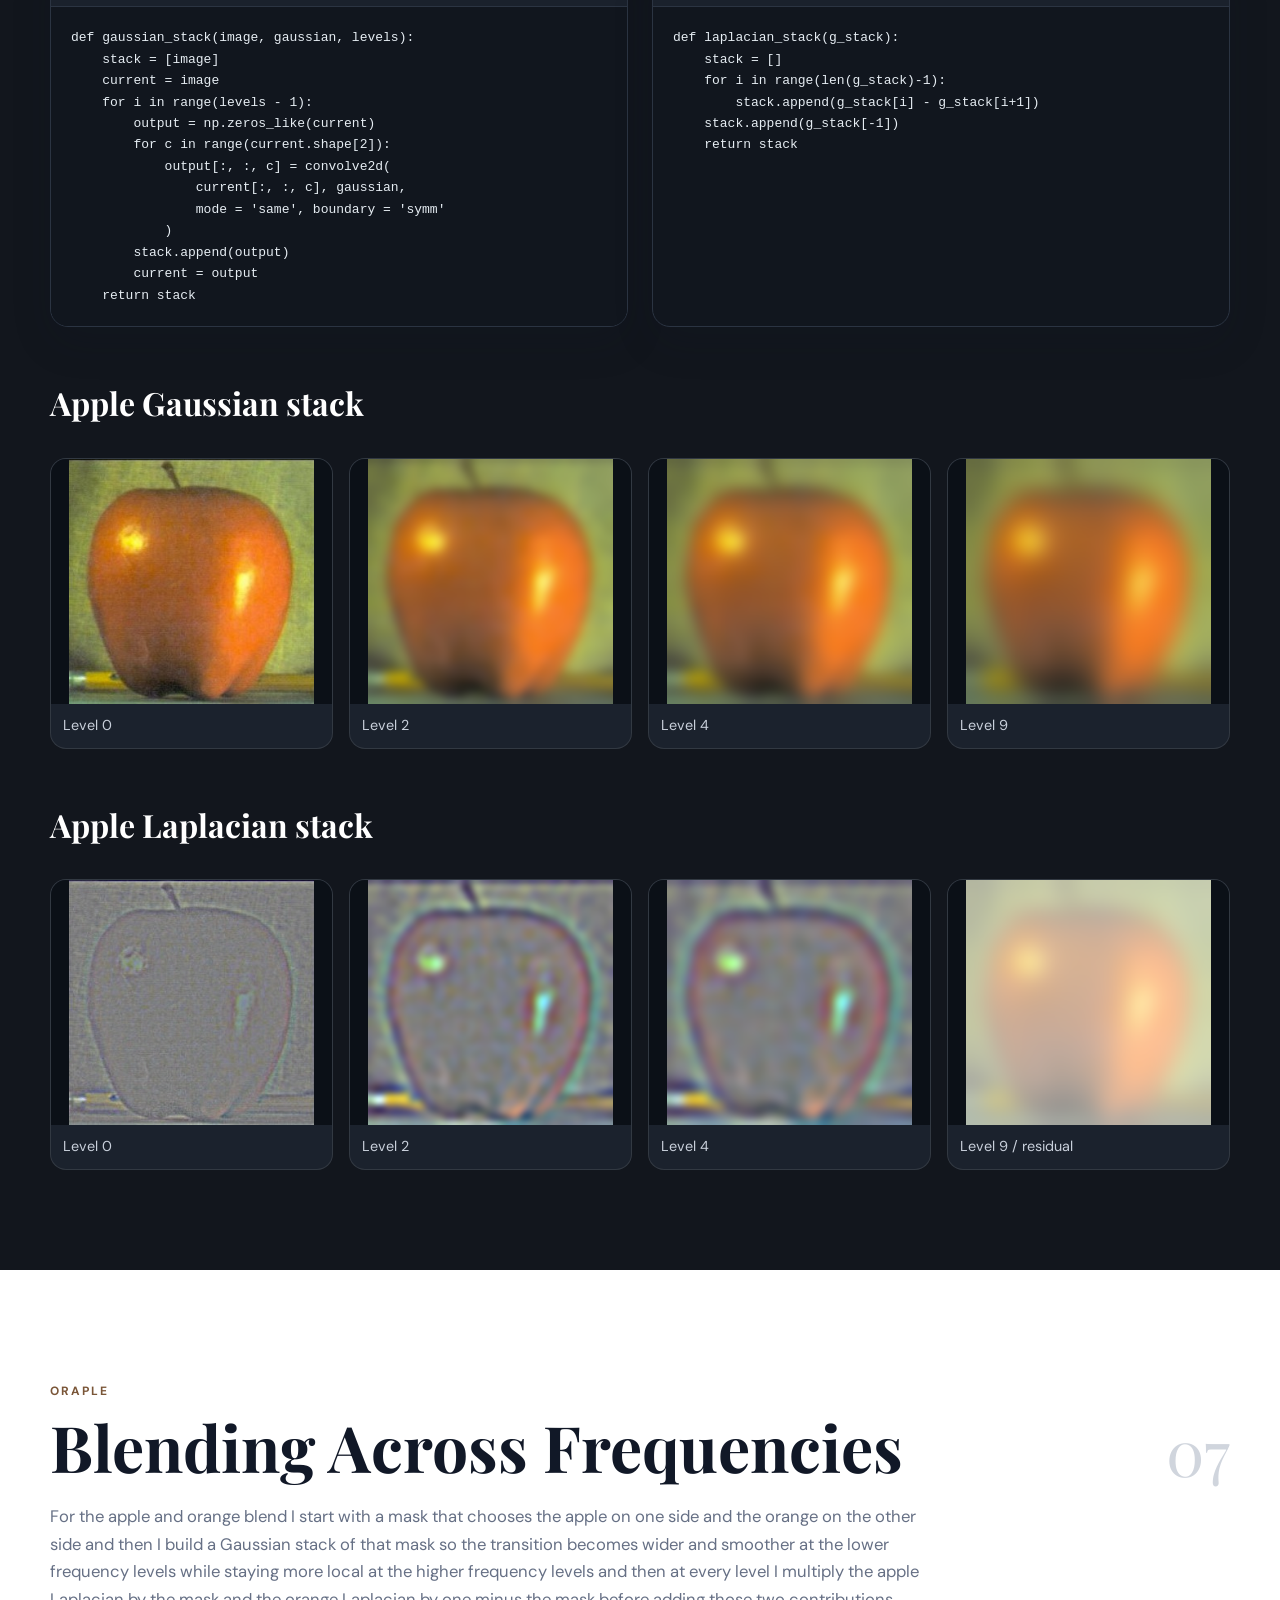
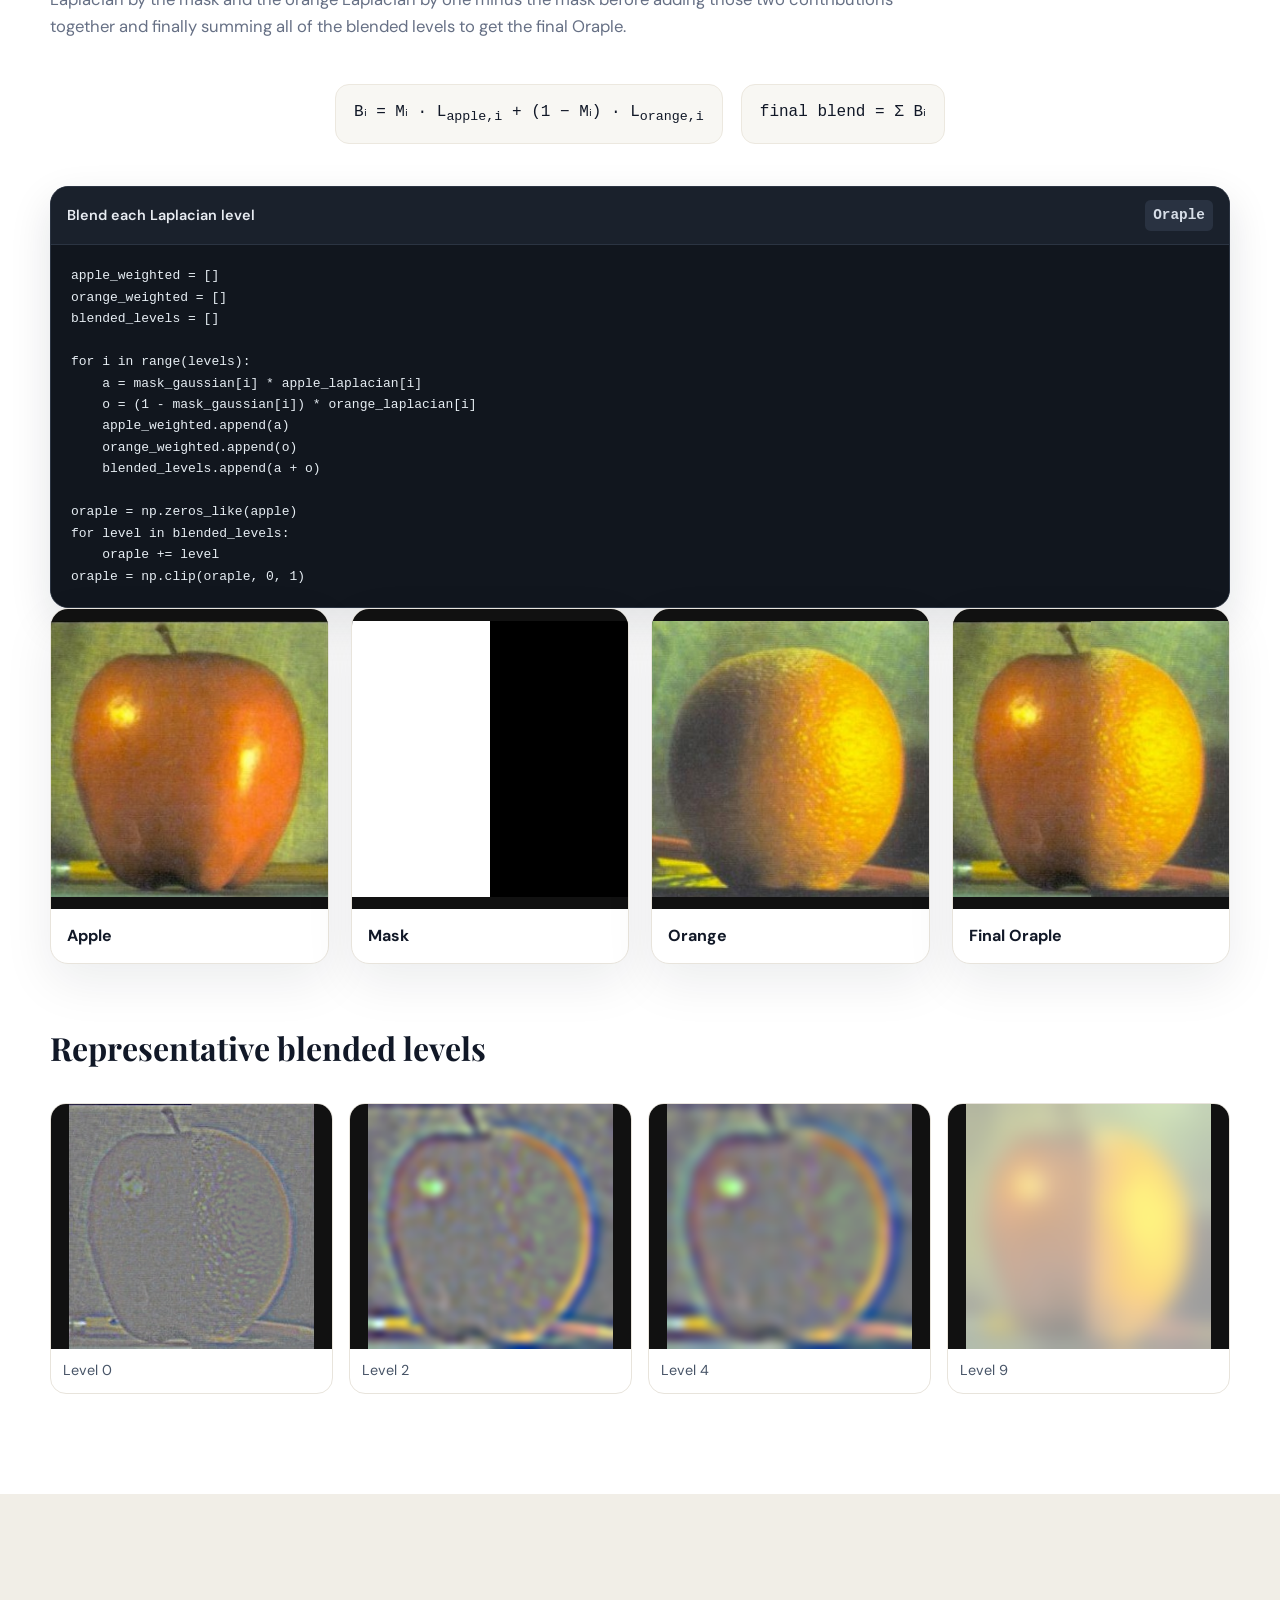
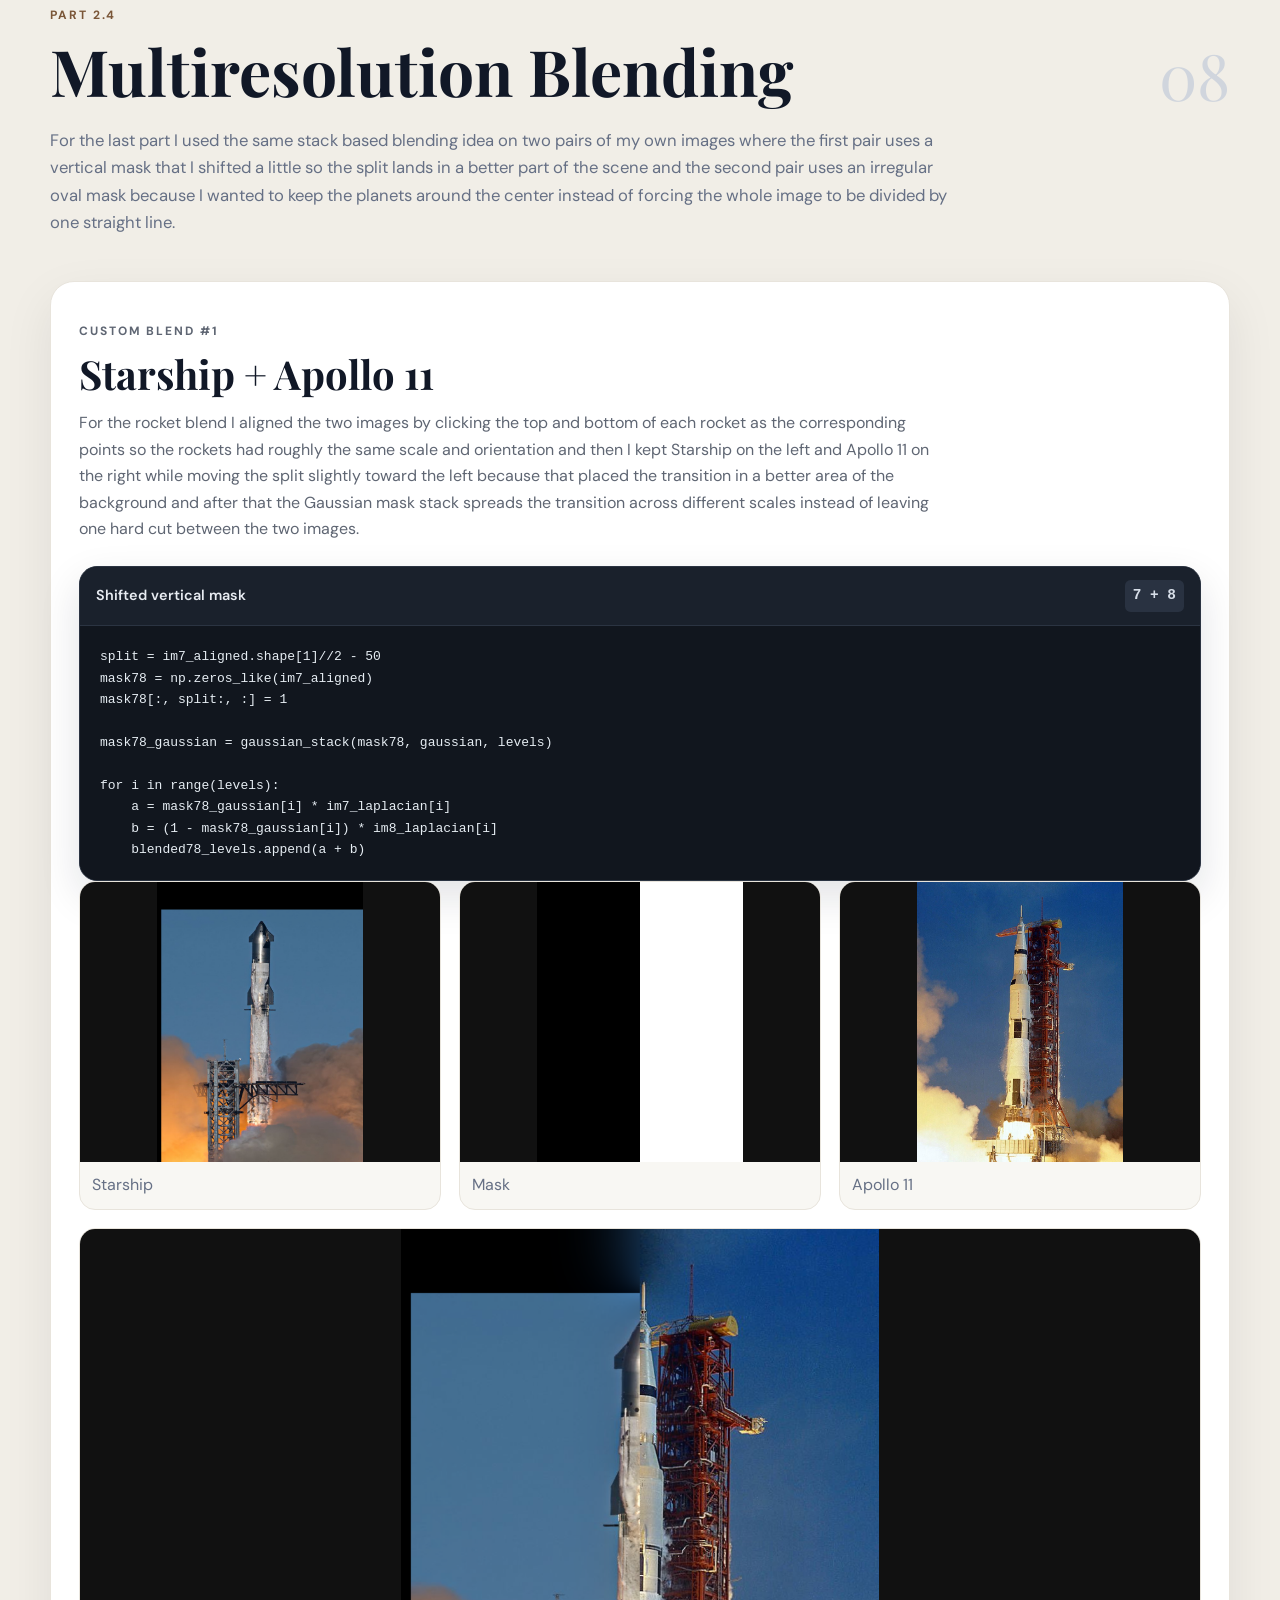
<file: proj2/index.html>
<!doctype html>
<html lang="en">
<head>
  <meta charset="utf-8">
  <meta name="viewport" content="width=device-width, initial-scale=1">
  <meta name="description" content="Raymond Chbeir — CS180 Project 2: Fun with Filters and Frequencies">
  <title>CS180 Project 2 — Raymond Chbeir</title>
  <link rel="preconnect" href="https://fonts.googleapis.com">
  <link rel="preconnect" href="https://fonts.gstatic.com" crossorigin>
  <link href="https://fonts.googleapis.com/css2?family=DM+Sans:wght@400;500;600;700&family=Playfair+Display:wght@600;700&display=swap" rel="stylesheet">
  <link rel="stylesheet" href="styles.css">
</head>
<body>
<header class="hero" id="top">
  <nav class="nav shell">
    <a class="brand" href="#top"><span class="brand-mark">180</span><span>CS180 · Project 2</span></a>
    <div class="nav-links">
      <a href="#part1">Filters</a>
      <a href="#part21">Sharpening</a>
      <a href="#hybrids">Hybrids</a>
      <a href="#stacks">Stacks</a>
      <a href="#blending">Blending</a>
      <a href="../proj1/">Project 1</a>
    </div>
  </nav>

  <div class="hero-content shell">
    <p class="eyebrow">UC Berkeley · Fall 2026</p>
    <h1>Fun with Filters<br>and Frequencies!</h1>
    <p class="lede">In this project I worked through convolution and image derivatives first and then kept building on the same frequency ideas for sharpening hybrid images Gaussian and Laplacian stacks and finally multiresolution blending.</p>
    <div class="hero-meta"><span>Raymond Chbeir</span><span class="dot">•</span><span>CS180: Intro to Computer Vision and Computational Photography</span></div>
    <a class="scroll-btn" href="#overview">View project ↓</a>
  </div>
  <div class="hero-orb orb-one"></div><div class="hero-orb orb-two"></div>
</header>

<main>
<section class="intro shell" id="overview">
  <p class="section-kicker">Overview</p>
  <div class="intro-grid">
    <h2>The main thing I got from this project is that a lot of image processing starts making more sense once you think about what information is sitting at different frequencies.</h2>
    <div>
      <p>I started with convolution and finite difference filters so I could see how derivatives and edges come out of an image and from there I used Gaussian filters to control what high and low frequency information stays in the image which then leads pretty naturally into sharpening hybrid images and multiresolution blending.</p>
      <p>The part that made the later sections click for me was thinking of the Laplacian stack as a way of separating an image into different bands of detail because once both images are broken into those bands I can blend each level using a smooth mask and then add all of those contributions back together to recover one final image.</p>
    </div>
  </div>
  <div class="pipeline">
    <div><strong>1</strong><span>Convolve and differentiate</span></div>
    <div class="arrow">→</div>
    <div><strong>2</strong><span>Separate low / high frequencies</span></div>
    <div class="arrow">→</div>
    <div><strong>3</strong><span>Build Gaussian / Laplacian stacks</span></div>
    <div class="arrow">→</div>
    <div><strong>4</strong><span>Blend across scales</span></div>
  </div>
</section>

<section class="project-section" id="part1">
  <div class="shell">
    <div class="section-heading"><div><p class="section-kicker">Part 1.1</p><h2>Convolutions from Scratch</h2></div><span class="section-number">01</span></div>
    <p class="section-copy">For convolution I implemented it in two different ways where the first version uses four loops so every multiply and addition is done explicitly and then the second version still loops over the output pixels but instead of looping through every value in the kernel I take the whole local image patch at once and use NumPy to do that multiplication and sum while both versions still flip the kernel first and zero pad the image so the output stays the same size as the input.</p>

    <div class="method-grid">
      <article class="method-card">
        <p class="mini-label">4-loop version</p>
        <h3>Everything explicit</h3>
        <p>For every output pixel I go through every row and column of the kernel and calculate the contribution one value at a time which made the actual mechanics of convolution very easy to see even though it is obviously much slower since basically all of the work is happening inside Python loops.</p>
      </article>
      <article class="method-card">
        <p class="mini-label">2-loop version</p>
        <h3>Same idea, less Python</h3>
        <p>For the second version I still move through every image location but I grab the whole patch under the kernel and multiply that patch by the flipped kernel in one operation which cuts out two Python loops and makes it much faster while SciPy's <code>convolve2d</code> is faster again because that implementation is already optimized below the Python level.</p>
      </article>
    </div>

    <div class="code-grid two-code inline-code">
      <article class="code-block">
        <div class="code-title"><span>4-loop convolution</span><code>conv4</code></div>
<pre><code>def conv4(image, kernel):
    flipped_kernel = np.flip(kernel)
    pad_h = kernel.shape[0]//2
    pad_w = kernel.shape[1]//2
    padded_image = np.pad(image, ((pad_h, pad_h), (pad_w, pad_w)), mode = 'constant')
    image_output = np.zeros((image.shape[0], image.shape[1]))

    for i in range(image.shape[0]):
        for j in range(image.shape[1]):
            output = 0
            for n in range(kernel.shape[0]):
                for m in range(kernel.shape[1]):
                    output += flipped_kernel[n,m] * padded_image[n+i,m+j]
            image_output[i,j] = output
    return image_output</code></pre>
      </article>

      <article class="code-block">
        <div class="code-title"><span>2-loop convolution</span><code>conv2</code></div>
<pre><code>def conv2(image, kernel):
    flipped_kernel = np.flip(kernel)
    pad_h = kernel.shape[0]//2
    pad_w = kernel.shape[1]//2
    padded_image = np.pad(image, ((pad_h, pad_h), (pad_w, pad_w)), mode = 'constant')
    image_output = np.zeros((image.shape[0], image.shape[1]))

    for i in range(image.shape[0]):
        for j in range(image.shape[1]):
            image_output[i,j] = np.sum(
                flipped_kernel * padded_image[i:i+kernel.shape[0], j:j+kernel.shape[1]]
            )
    return image_output</code></pre>
      </article>
    </div>

    <h3 class="subhead">Box filter and finite differences</h3>
    <div class="result-grid five-grid">
      <figure class="result-card"><img src="images/original.png" alt="Original grayscale image"><figcaption><strong>Original</strong><span>Grayscale input</span></figcaption></figure>
      <figure class="result-card"><img src="images/box_filter.png" alt="Box filtered image"><figcaption><strong>9×9 box filter</strong><span>Low-pass smoothing</span></figcaption></figure>
      <figure class="result-card"><img src="images/dx.png" alt="Horizontal derivative"><figcaption><strong>D<sub>x</sub></strong><span>Horizontal derivative response</span></figcaption></figure>
      <figure class="result-card"><img src="images/dy.png" alt="Vertical derivative"><figcaption><strong>D<sub>y</sub></strong><span>Vertical derivative response</span></figcaption></figure>
      <figure class="result-card"><img src="images/dx+dy.png" alt="Combined gradient response"><figcaption><strong>Combined response</strong><span>Derivative information together</span></figcaption></figure>
    </div>
  </div>
</section>

<section class="project-section alt" id="edges">
  <div class="shell">
    <div class="section-heading"><div><p class="section-kicker">Part 1.2</p><h2>Finite Difference Edge Detection</h2></div><span class="section-number">02</span></div>
    <p class="section-copy">For the cameraman image I applied the finite difference filters in both directions and then combined those two derivative images using the gradient magnitude so that I could get one value describing how strong the change is at each pixel and after that I thresholded the magnitude to make the binary edge image where the main thing I had to tune was making the threshold high enough to remove a lot of the small noisy responses without pushing it so high that the real edges started disappearing too.</p>

    <article class="code-block inline-code">
      <div class="code-title"><span>Gradient magnitude + threshold</span><code>Part 1.2</code></div>
<pre><code>Dx = np.array([[1, 0, -1]])
Dy = np.array([[-1], [0], [1]])

dx_image2 = conv2(image2, Dx)
dy_image2 = conv2(image2, Dy)

t2 = np.sqrt(dx_image2 ** 2 + dy_image2 ** 2)
edges = t2 &gt; threshold</code></pre>
    </article>

    <div class="result-grid">
      <figure class="result-card"><img src="images/cameraman_original.png" alt="Cameraman original"><figcaption><strong>Original</strong></figcaption></figure>
      <figure class="result-card"><img src="images/cameraman_dx.png" alt="Cameraman dx"><figcaption><strong>D<sub>x</sub></strong></figcaption></figure>
      <figure class="result-card"><img src="images/cameraman_dy.png" alt="Cameraman dy"><figcaption><strong>D<sub>y</sub></strong></figcaption></figure>
      <figure class="result-card"><img src="images/cameraman_gradient.png" alt="Gradient magnitude"><figcaption><strong>Gradient magnitude</strong></figcaption></figure>
      <figure class="result-card"><img src="images/cameraman_edges.png" alt="Thresholded edges"><figcaption><strong>Thresholded edges</strong></figcaption></figure>
    </div>
  </div>
</section>

<section class="project-section dark" id="dog">
  <div class="shell">
    <div class="section-heading light-heading"><div><p class="section-kicker gold">Part 1.3</p><h2>Derivative of Gaussian</h2></div><span class="section-number">03</span></div>
    <p class="section-copy light-copy">The normal finite difference filters respond to basically every small intensity change in the image which means a lot of noise and little texture can show up as edges so I first blur the image with a Gaussian to remove some of those small high frequency changes and then take the derivatives which gives a much cleaner result and after that I also convolve the Gaussian itself with D<sub>x</sub> and D<sub>y</sub> to create derivative of Gaussian filters so I can apply each one directly to the image and get essentially the same result apart from the boundary behavior since convolution is associative.</p>

    <article class="code-block inline-code">
      <div class="code-title"><span>Derivative-of-Gaussian filters</span><code>Part 1.3</code></div>
<pre><code>g1d = cv2.getGaussianKernel(9, 2)
gaussian = g1d @ g1d.T

dog_x = convolve2d(gaussian, Dx, mode = 'full')
dog_y = convolve2d(gaussian, Dy, mode = 'full')

dx_dog = convolve2d(image2, dog_x, mode='same', boundary='fill', fillvalue=0)
dy_dog = convolve2d(image2, dog_y, mode='same', boundary='fill', fillvalue=0)
gradient_dog = np.sqrt(dx_dog**2 + dy_dog**2)</code></pre>
    </article>

    <div class="result-grid dark-grid">
      <figure class="result-card"><img src="images/gaussian_kernel.png" alt="Gaussian kernel"><figcaption><strong>Gaussian kernel</strong></figcaption></figure>
      <figure class="result-card"><img src="images/gaussian_blur.png" alt="Gaussian blur"><figcaption><strong>Blurred image</strong></figcaption></figure>
      <figure class="result-card"><img src="images/gaussian_gradient.png" alt="Gaussian gradient"><figcaption><strong>Blur then gradient</strong></figcaption></figure>
      <figure class="result-card"><img src="images/gaussian_edges.png" alt="Gaussian edges"><figcaption><strong>Smoothed edges</strong></figcaption></figure>
      <figure class="result-card"><img src="images/dog_x_filter.png" alt="DoG x filter"><figcaption><strong>DoG X filter</strong></figcaption></figure>
      <figure class="result-card"><img src="images/dog_y_filter.png" alt="DoG y filter"><figcaption><strong>DoG Y filter</strong></figcaption></figure>
      <figure class="result-card"><img src="images/dog_gradient.png" alt="DoG gradient"><figcaption><strong>DoG gradient</strong></figcaption></figure>
      <figure class="result-card"><img src="images/dog_edges.png" alt="DoG edges"><figcaption><strong>DoG edges</strong></figcaption></figure>
    </div>
  </div>
</section>

<section class="project-section" id="part21">
  <div class="shell">
    <div class="section-heading"><div><p class="section-kicker">Part 2.1</p><h2>Image Sharpening</h2></div><span class="section-number">04</span></div>
    <p class="section-copy">For sharpening I first blur the image with a Gaussian and subtract that blurred version from the original which leaves the higher frequency detail that was removed by the blur and then I add some scaled amount of that detail back onto the original image so the edges and smaller structures become more noticeable while increasing the scale too much eventually starts making the image look unnatural instead of just sharper.</p>

    <div class="formula-card">
      <span>high frequencies = image − blur(image)</span>
      <span>sharpened = image + α · high frequencies</span>
    </div>

    <article class="code-block inline-code">
      <div class="code-title"><span>Unsharp masking</span><code>Part 2.1</code></div>
<pre><code>blur = convolve2d(taj, gaussian, mode = 'same', boundary = 'symm')
high = taj - blur
sharpened = taj + alpha * high

identity = np.zeros_like(gaussian)
identity[gaussian.shape[0]//2, gaussian.shape[1]//2] = 1
unsharp_filter = (1 + alpha) * identity - alpha * gaussian
sharpened_single = convolve2d(taj, unsharp_filter, mode = 'same', boundary = 'symm')</code></pre>
    </article>

    <h3 class="subhead">Taj Mahal</h3>
    <div class="result-grid four-grid">
      <figure class="result-card"><img src="images/taj_original.png" alt="Taj original"><figcaption><strong>Original</strong></figcaption></figure>
      <figure class="result-card"><img src="images/taj_blurred.png" alt="Taj blurred"><figcaption><strong>Blurred</strong></figcaption></figure>
      <figure class="result-card"><img src="images/taj_high_frequency.png" alt="Taj high frequency"><figcaption><strong>High frequencies</strong></figcaption></figure>
      <figure class="result-card"><img src="images/taj_sharpened.png" alt="Taj sharpened"><figcaption><strong>Sharpened</strong></figcaption></figure>
    </div>

    <h3 class="subhead spaced">Blur then recover</h3>
    <p class="section-copy">For the second test I started with another already sharp image and intentionally blurred it first and then tried sharpening that blurred version again so I could see how much of the original appearance comes back and the result does get noticeably sharper than the blurred input but it still cannot recreate information that was actually removed by the blur since what the sharpening step is really doing is increasing the contrast of the high frequency information that is still left.</p>
    <div class="result-grid four-grid">
      <figure class="result-card"><img src="images/pillars_original.png" alt="Pillars original"><figcaption><strong>Original</strong></figcaption></figure>
      <figure class="result-card"><img src="images/pillars_blurred.png" alt="Pillars blurred"><figcaption><strong>Artificially blurred</strong></figcaption></figure>
      <figure class="result-card"><img src="images/pillars_recovered.png" alt="Pillars recovered"><figcaption><strong>Recovered</strong></figcaption></figure>
      <figure class="result-card"><img src="images/pillars_sharpened.png" alt="Pillars sharpened"><figcaption><strong>Sharpened original</strong></figcaption></figure>
    </div>
  </div>
</section>

<section class="project-section alt" id="hybrids">
  <div class="shell">
    <div class="section-heading"><div><p class="section-kicker">Part 2.2</p><h2>Hybrid Images</h2></div><span class="section-number">05</span></div>
    <p class="section-copy">For the hybrid images I take the low frequency information from one image and combine it with the high frequency information from another image so when I look at the result up close the fine high frequency details are much easier to see while from farther away those details become harder to resolve and the smoother low frequency image starts dominating what I notice and because the two images are being combined at the same locations I also had to align them using two matching points so the important features had roughly the same position scale and orientation before I filtered anything.</p>

    <article class="code-block inline-code">
      <div class="code-title"><span>Low frequencies + high frequencies</span><code>Part 2.2</code></div>
<pre><code>nutmeg_low = convolve2d(nutmeg_gray, gaussian, mode='same', boundary='fill', fillvalue=0)
derek_blur = convolve2d(derek_gray, gaussian, mode='same', boundary='fill', fillvalue=0)
derek_high = derek_gray - derek_blur

alpha = 3
hybrid = nutmeg_low + alpha * derek_high
hybrid = np.clip(hybrid, 0, 1)</code></pre>
    </article>

    <div class="hybrid-feature">
      <div class="hybrid-inputs">
        <figure><img src="images/nutmeg_gray.png" alt="Nutmeg grayscale"><figcaption>Nutmeg input</figcaption></figure>
        <span>+</span>
        <figure><img src="images/derek_gray.png" alt="Derek grayscale"><figcaption>Derek input</figcaption></figure>
      </div>
      <figure class="hybrid-main"><img src="images/derek_nutmeg_hybrid.png" alt="Derek Nutmeg hybrid"><figcaption><strong>Derek + Nutmeg hybrid</strong><span>Low frequencies from Nutmeg and high frequencies from Derek</span></figcaption></figure>
    </div>

    <div class="result-grid hybrid-grid">
      <figure class="result-card"><img src="images/nutmeg_low.png" alt="Nutmeg low frequencies"><figcaption><strong>Nutmeg low-pass</strong></figcaption></figure>
      <figure class="result-card"><img src="images/derek_high.png" alt="Derek high frequencies"><figcaption><strong>Derek high-pass</strong></figcaption></figure>
      <figure class="result-card"><img src="images/hybrid34.png" alt="Custom hybrid 3 4"><figcaption><strong>Custom hybrid #1</strong><span>Images 3 + 4</span></figcaption></figure>
      <figure class="result-card"><img src="images/hybrid56.png" alt="Custom hybrid 5 6"><figcaption><strong>Custom hybrid #2</strong><span>Images 5 + 6</span></figcaption></figure>
    </div>
  </div>
</section>

<section class="project-section dark" id="stacks">
  <div class="shell">
    <div class="section-heading light-heading"><div><p class="section-kicker gold">Part 2.3</p><h2>Gaussian & Laplacian Stacks</h2></div><span class="section-number">06</span></div>
    <p class="section-copy light-copy">For the stacks I keep every level at the same image size instead of downsampling like a normal pyramid and I make the Gaussian stack by repeatedly smoothing the image while the Laplacian stack comes from subtracting one Gaussian level from the next so each level keeps the band of detail that disappears between those two blur amounts and then I keep the final Gaussian image as the low frequency residual which is why adding all of the Laplacian levels back together reconstructs the original image.</p>

    <div class="stack-explain">
      <div><strong>Gaussian</strong><span>Each level keeps the same size while the image gets progressively smoother.</span></div>
      <div><strong>Laplacian</strong><span>Each level is the difference between two neighboring Gaussian levels so it keeps one band of detail.</span></div>
      <div><strong>Reconstruction</strong><span>Adding all of the Laplacian levels together gives the image back because the differences telescope together with the final residual.</span></div>
    </div>

    <div class="code-grid two-code inline-code">
      <article class="code-block">
        <div class="code-title"><span>Gaussian stack</span><code>Part 2.3</code></div>
<pre><code>def gaussian_stack(image, gaussian, levels):
    stack = [image]
    current = image
    for i in range(levels - 1):
        output = np.zeros_like(current)
        for c in range(current.shape[2]):
            output[:, :, c] = convolve2d(
                current[:, :, c], gaussian,
                mode = 'same', boundary = 'symm'
            )
        stack.append(output)
        current = output
    return stack</code></pre>
      </article>

      <article class="code-block">
        <div class="code-title"><span>Laplacian stack</span><code>Part 2.3</code></div>
<pre><code>def laplacian_stack(g_stack):
    stack = []
    for i in range(len(g_stack)-1):
        stack.append(g_stack[i] - g_stack[i+1])
    stack.append(g_stack[-1])
    return stack</code></pre>
      </article>
    </div>

    <h3 class="subhead light-subhead">Apple Gaussian stack</h3>
    <div class="level-strip">
      <figure><img src="images/apple_gaussian_0.png" alt="Apple Gaussian level 0"><figcaption>Level 0</figcaption></figure>
      <figure><img src="images/apple_gaussian_2.png" alt="Apple Gaussian level 2"><figcaption>Level 2</figcaption></figure>
      <figure><img src="images/apple_gaussian_4.png" alt="Apple Gaussian level 4"><figcaption>Level 4</figcaption></figure>
      <figure><img src="images/apple_gaussian_9.png" alt="Apple Gaussian level 9"><figcaption>Level 9</figcaption></figure>
    </div>

    <h3 class="subhead light-subhead">Apple Laplacian stack</h3>
    <div class="level-strip">
      <figure><img src="images/apple_laplacian_0.png" alt="Apple Laplacian level 0"><figcaption>Level 0</figcaption></figure>
      <figure><img src="images/apple_laplacian_2.png" alt="Apple Laplacian level 2"><figcaption>Level 2</figcaption></figure>
      <figure><img src="images/apple_laplacian_4.png" alt="Apple Laplacian level 4"><figcaption>Level 4</figcaption></figure>
      <figure><img src="images/apple_laplacian_9.png" alt="Apple Laplacian level 9"><figcaption>Level 9 / residual</figcaption></figure>
    </div>
  </div>
</section>

<section class="project-section" id="oraple">
  <div class="shell">
    <div class="section-heading"><div><p class="section-kicker">Oraple</p><h2>Blending Across Frequencies</h2></div><span class="section-number">07</span></div>
    <p class="section-copy">For the apple and orange blend I start with a mask that chooses the apple on one side and the orange on the other side and then I build a Gaussian stack of that mask so the transition becomes wider and smoother at the lower frequency levels while staying more local at the higher frequency levels and then at every level I multiply the apple Laplacian by the mask and the orange Laplacian by one minus the mask before adding those two contributions together and finally summing all of the blended levels to get the final Oraple.</p>

    <div class="formula-card">
      <span>Bᵢ = Mᵢ · L<sub>apple,i</sub> + (1 − Mᵢ) · L<sub>orange,i</sub></span>
      <span>final blend = Σ Bᵢ</span>
    </div>

    <article class="code-block inline-code">
      <div class="code-title"><span>Blend each Laplacian level</span><code>Oraple</code></div>
<pre><code>apple_weighted = []
orange_weighted = []
blended_levels = []

for i in range(levels):
    a = mask_gaussian[i] * apple_laplacian[i]
    o = (1 - mask_gaussian[i]) * orange_laplacian[i]
    apple_weighted.append(a)
    orange_weighted.append(o)
    blended_levels.append(a + o)

oraple = np.zeros_like(apple)
for level in blended_levels:
    oraple += level
oraple = np.clip(oraple, 0, 1)</code></pre>
    </article>

    <div class="result-grid oraple-top">
      <figure class="result-card"><img src="images/apple_original.png" alt="Apple original"><figcaption><strong>Apple</strong></figcaption></figure>
      <figure class="result-card"><img src="images/oraple_mask.png" alt="Oraple mask"><figcaption><strong>Mask</strong></figcaption></figure>
      <figure class="result-card"><img src="images/orange_original.png" alt="Orange original"><figcaption><strong>Orange</strong></figcaption></figure>
      <figure class="result-card hero-result"><img src="images/oraple.png" alt="Oraple result"><figcaption><strong>Final Oraple</strong></figcaption></figure>
    </div>

    <h3 class="subhead spaced">Representative blended levels</h3>
    <div class="level-strip light-levels">
      <figure><img src="images/oraple_blended_level_0.png" alt="Oraple blended level 0"><figcaption>Level 0</figcaption></figure>
      <figure><img src="images/oraple_blended_level_2.png" alt="Oraple blended level 2"><figcaption>Level 2</figcaption></figure>
      <figure><img src="images/oraple_blended_level_4.png" alt="Oraple blended level 4"><figcaption>Level 4</figcaption></figure>
      <figure><img src="images/oraple_blended_level_9.png" alt="Oraple blended level 9"><figcaption>Level 9</figcaption></figure>
    </div>
  </div>
</section>

<section class="project-section alt" id="blending">
  <div class="shell">
    <div class="section-heading"><div><p class="section-kicker">Part 2.4</p><h2>Multiresolution Blending</h2></div><span class="section-number">08</span></div>
    <p class="section-copy">For the last part I used the same stack based blending idea on two pairs of my own images where the first pair uses a vertical mask that I shifted a little so the split lands in a better part of the scene and the second pair uses an irregular oval mask because I wanted to keep the planets around the center instead of forcing the whole image to be divided by one straight line.</p>

    <article class="blend-case">
      <div class="blend-copy">
        <p class="mini-label">Custom blend #1</p>
        <h3>Starship + Apollo 11</h3>
        <p>For the rocket blend I aligned the two images by clicking the top and bottom of each rocket as the corresponding points so the rockets had roughly the same scale and orientation and then I kept Starship on the left and Apollo 11 on the right while moving the split slightly toward the left because that placed the transition in a better area of the background and after that the Gaussian mask stack spreads the transition across different scales instead of leaving one hard cut between the two images.</p>
      </div>

      <article class="code-block inline-code">
        <div class="code-title"><span>Shifted vertical mask</span><code>7 + 8</code></div>
<pre><code>split = im7_aligned.shape[1]//2 - 50
mask78 = np.zeros_like(im7_aligned)
mask78[:, split:, :] = 1

mask78_gaussian = gaussian_stack(mask78, gaussian, levels)

for i in range(levels):
    a = mask78_gaussian[i] * im7_laplacian[i]
    b = (1 - mask78_gaussian[i]) * im8_laplacian[i]
    blended78_levels.append(a + b)</code></pre>
      </article>

      <div class="blend-gallery">
        <figure><img src="images/image8_aligned.png" alt="Starship aligned"><figcaption>Starship</figcaption></figure>
        <figure><img src="images/mask78.png" alt="Rocket blend mask"><figcaption>Mask</figcaption></figure>
        <figure><img src="images/image7_aligned.png" alt="Apollo 11 aligned"><figcaption>Apollo 11</figcaption></figure>
        <figure class="wide-result"><img src="images/blend78.png" alt="Starship and Apollo 11 multiresolution blend"><figcaption><strong>Final blend</strong></figcaption></figure>
      </div>
    </article>

    <article class="blend-case irregular-case">
      <div class="blend-copy">
        <p class="mini-label">Custom blend #2 · irregular mask</p>
        <h3>Planet Blend</h3>
        <p>For the planet blend a straight split did not really make sense because the part I wanted to keep was concentrated around the middle of the images so I made an oval mask around that region and when I first tried the hard oval the outline was still very visible which made the whole thing look pasted together so I blurred the oval itself before I built the Gaussian mask stack and that way even the first mask level already has a gradual transition which ended up making the final result much smoother.</p>
      </div>

      <article class="code-block inline-code">
        <div class="code-title"><span>Irregular oval + soft starting mask</span><code>9 + 10</code></div>
<pre><code>h, w = im9_aligned.shape[:2]
mask910 = np.zeros_like(im9_aligned)

cx = w // 2
cy = h // 2
rx = w // 4
ry = h // 3

y, x = np.ogrid[:h, :w]
ellipse = ((x - cx) / rx)**2 + ((y - cy) / ry)**2 &lt;= 1
mask910[ellipse] = 1
mask910 = 1 - mask910

g1d_mask = cv2.getGaussianKernel(201, 35)
gaussian_mask = g1d_mask @ g1d_mask.T

soft_mask910 = np.zeros_like(mask910)
for c in range(mask910.shape[2]):
    soft_mask910[:, :, c] = convolve2d(
        mask910[:, :, c], gaussian_mask,
        mode = 'same', boundary = 'symm'
    )

soft_mask910 = np.clip(soft_mask910, 0, 1)
mask910_gaussian = gaussian_stack(soft_mask910, gaussian, levels)</code></pre>
      </article>

      <div class="blend-gallery planet-gallery">
        <figure><img src="images/image9_aligned.png" alt="Planet blend image 9"><figcaption>Aligned image 9</figcaption></figure>
        <figure><img src="images/mask910_hard.png" alt="Hard oval mask"><figcaption>Hard oval mask</figcaption></figure>
        <figure><img src="images/mask910_soft.png" alt="Soft oval mask"><figcaption>Soft oval mask</figcaption></figure>
        <figure><img src="images/image10_aligned.png" alt="Planet blend image 10"><figcaption>Aligned image 10</figcaption></figure>
        <figure class="wide-result"><img src="images/blend910.png" alt="Irregular multiresolution blend"><figcaption><strong>Final irregular-mask blend</strong></figcaption></figure>
      </div>
    </article>

    <div class="explanation-card">
      <div class="explanation-label">What I took away from this</div>
      <p>The main thing I noticed from these blends is that the mask can matter just as much as the image stacks because even if the multiresolution blending itself is working a hard boundary in the mask can still show up pretty clearly when the two source images are very different and for the planet example the change that actually made it look much better was softening the oval first and then creating the rest of the mask stack from that already smooth starting point.</p>
    </div>
  </div>
</section>

<section class="code-section">
  <div class="shell code-callout">
    <div>
      <p class="section-kicker">Project files</p>
      <h2>Built in Python / Jupyter</h2>
      <p>I kept the main code snippets next to the sections where I actually used them so the implementation and the results are together instead of having all of the code separated at the end of the page.</p>
    </div>
    <a class="code-link" href="https://github.com/raymondchbeir/cs180/tree/main/proj2">View project files ↗</a>
  </div>
</section>
</main>

<footer>
  <div class="shell footer-content">
    <div><strong>CS180 · Project 2</strong><p>Fun with Filters and Frequencies!</p></div>
    <div class="footer-links"><a href="../">Project 0</a><a href="../proj1/">Project 1</a><a href="#top">Back to top ↑</a></div>
  </div>
</footer>
</body>
</html>
</file>
<file: proj1/styles.css>
:root{
  --ink:#111827;
  --muted:#667085;
  --paper:#f7f5ef;
  --white:#ffffff;
  --line:#e8e4dc;
  --accent:#8a5a2b;
  --accent-2:#d9a441;
  --dark:#12161d;
  --dark-2:#1c2330;
  --shadow:0 18px 50px rgba(17,24,39,.08);
}
*{box-sizing:border-box}
html{scroll-behavior:smooth}
body{margin:0;font-family:"DM Sans",system-ui,-apple-system,sans-serif;color:var(--ink);background:var(--paper);line-height:1.65}
img{max-width:100%;display:block}
a{color:inherit;text-decoration:none}
code{font-family:ui-monospace,SFMono-Regular,Menlo,monospace;background:rgba(17,24,39,.07);padding:.12rem .35rem;border-radius:.35rem}
.shell{width:min(1160px,calc(100% - 40px));margin-inline:auto}
.hero{position:relative;overflow:hidden;min-height:76vh;background:linear-gradient(145deg,#f1eadc 0%,#f7f5ef 55%,#e7dcc7 100%);display:flex;flex-direction:column}
.nav{display:flex;align-items:center;justify-content:space-between;padding:24px 0;position:relative;z-index:3}
.brand{display:flex;align-items:center;gap:10px;font-weight:700}
.brand-mark{width:38px;height:38px;border-radius:50%;display:grid;place-items:center;background:var(--ink);color:white;font-size:.85rem}
.nav-links{display:flex;gap:20px;flex-wrap:wrap;font-size:.92rem;color:#344054}
.nav-links a:hover{color:var(--accent)}
.hero-content{position:relative;z-index:2;padding:9vh 0 11vh}
.eyebrow,.section-kicker,.mini-label{text-transform:uppercase;letter-spacing:.16em;font-size:.75rem;font-weight:700;color:var(--accent)}
.hero h1,.intro h2,.section-heading h2,.code-callout h2{font-family:"Playfair Display",serif;line-height:1.02;margin:.25rem 0}
.hero h1{font-size:clamp(3.5rem,8vw,7.4rem);max-width:900px}
.lede{font-size:clamp(1.08rem,2vw,1.35rem);max-width:760px;color:#475467;margin:28px 0 18px}
.hero-meta{display:flex;gap:10px;align-items:center;flex-wrap:wrap;color:#667085;font-size:.94rem}
.scroll-btn{display:inline-flex;margin-top:34px;padding:13px 18px;border:1px solid rgba(17,24,39,.18);border-radius:999px;background:rgba(255,255,255,.55);backdrop-filter:blur(8px);font-weight:600}
.hero-orb{position:absolute;border-radius:50%;filter:blur(2px);opacity:.5}
.orb-one{width:330px;height:330px;background:#dcbf91;right:-60px;top:90px}
.orb-two{width:170px;height:170px;background:#c88473;right:260px;bottom:-70px}
.intro{padding:100px 0}
.intro-grid{display:grid;grid-template-columns:1fr 1.25fr;gap:70px;align-items:start}
.intro h2{font-size:clamp(2.2rem,4vw,4rem)}
.intro-grid p{margin-top:0;color:#475467;font-size:1.05rem}
.pipeline{margin-top:50px;display:grid;grid-template-columns:1fr auto 1fr auto 1fr auto 1fr;gap:12px;align-items:center}
.pipeline>div:not(.arrow){background:white;border:1px solid var(--line);padding:20px;border-radius:18px;box-shadow:var(--shadow);min-height:118px;display:flex;flex-direction:column;gap:7px;justify-content:center}
.pipeline strong{font-size:1.25rem;color:var(--accent)}
.pipeline span{font-size:.95rem}
.arrow{font-size:1.3rem;color:#98a2b3}
.project-section{padding:100px 0;background:#fff}
.project-section.alt{background:#f1eee7}
.project-section.dark{background:var(--dark);color:white}
.section-heading{display:flex;justify-content:space-between;align-items:end;gap:30px;margin-bottom:20px}
.section-heading h2{font-size:clamp(2.5rem,5vw,4.8rem)}
.section-number{font-family:"Playfair Display",serif;font-size:4rem;color:#d0d5dd;line-height:1}
.light-heading .section-number{color:#344054}
.gold{color:var(--accent-2)}
.section-copy{max-width:850px;color:#667085;font-size:1.04rem;margin-bottom:44px}
.light-copy{color:#c4c9d4}
.method-grid{display:grid;grid-template-columns:1fr 1fr;gap:24px;margin:30px 0 55px}
.method-card{background:#fff;border:1px solid var(--line);border-radius:22px;padding:28px;box-shadow:var(--shadow)}
.formula{font-family:ui-monospace,SFMono-Regular,Menlo,monospace;background:#f8f7f3;border:1px solid #ece8df;border-radius:14px;padding:18px;margin:12px 0 16px;overflow-x:auto}
.subhead{font-family:"Playfair Display",serif;font-size:2rem;margin:15px 0 28px}
.comparison-results{display:grid;gap:30px}
.result-pair{background:#fff;border:1px solid var(--line);border-radius:22px;padding:22px;box-shadow:var(--shadow)}
.result-pair h4{font-family:"Playfair Display",serif;font-size:1.55rem;margin:0 0 16px}
.pair-grid{display:grid;grid-template-columns:1fr 1fr;gap:18px}
.pair-grid figure{margin:0;background:#f8f7f3;border-radius:14px;overflow:hidden}
.pair-grid img{width:100%;height:360px;object-fit:contain;background:#111}
.pair-grid figcaption{padding:10px 12px;font-weight:600}
.offset{color:#667085;font-size:.9rem}
.pyramid-visual{display:flex;flex-direction:column;align-items:center;gap:10px;margin:50px auto;max-width:850px}
.pyr-level{border:1px solid rgba(255,255,255,.14);background:linear-gradient(180deg,#242c3a,#1a202b);padding:16px 20px;border-radius:14px;display:flex;justify-content:space-between;gap:30px;color:#dce1eb;box-shadow:0 16px 40px rgba(0,0,0,.18)}
.pyr-level span{color:#98a2b3}
.l4{width:42%}.l3{width:58%}.l2{width:76%}.l1{width:100%}
.explanation-card{margin-top:36px;border-left:4px solid var(--accent);background:#faf8f3;padding:22px 24px;border-radius:0 16px 16px 0}
.dark-card{background:var(--dark-2);border-left-color:var(--accent-2);color:#e7eaf0}
.explanation-label{font-weight:700;margin-bottom:7px}
.result-grid{display:grid;grid-template-columns:repeat(3,minmax(0,1fr));gap:22px}
.result-card{margin:0;background:white;border:1px solid var(--line);border-radius:18px;overflow:hidden;box-shadow:var(--shadow)}
.result-card img{width:100%;height:360px;object-fit:contain;background:#111}
.result-card figcaption{padding:14px 16px;display:flex;flex-direction:column;gap:4px}
.failure-card{border-color:#d7a59a}
.failure-section{background:#f6ebe7}
.failure-layout{display:grid;grid-template-columns:1.1fr .9fr;gap:42px;align-items:center}
.failure-image{margin:0;background:white;border-radius:20px;overflow:hidden;box-shadow:var(--shadow)}
.failure-image img{width:100%;height:auto}
.failure-image figcaption{padding:12px 16px;color:#667085}
.failure-copy h3{font-family:"Playfair Display",serif;font-size:2.2rem;margin-top:0}
.failure-copy p{color:#5f514d}
.extras-grid{grid-template-columns:repeat(3,minmax(0,1fr))}
.code-section{background:#ebe7dc;padding:70px 0}
.code-callout{background:#fff;border:1px solid var(--line);border-radius:24px;padding:30px 34px;display:flex;align-items:center;justify-content:space-between;gap:24px;box-shadow:var(--shadow)}
.code-callout h2{font-size:2.4rem}.code-callout p{max-width:650px;color:#667085}
.code-link{white-space:nowrap;background:var(--ink);color:white;padding:14px 18px;border-radius:999px;font-weight:600}
footer{background:#0f141c;color:#d0d5dd;padding:34px 0}
.footer-content{display:flex;justify-content:space-between;align-items:center;gap:20px}
.footer-content p{margin:3px 0 0;color:#7f8998}
.footer-links{display:flex;gap:18px}
@media (max-width:900px){
  .nav{align-items:flex-start}.nav-links{justify-content:flex-end;max-width:420px}
  .intro-grid,.failure-layout{grid-template-columns:1fr;gap:25px}
  .pipeline{grid-template-columns:1fr}.arrow{transform:rotate(90deg);text-align:center}
  .method-grid,.result-grid,.extras-grid{grid-template-columns:1fr 1fr}
  .pair-grid{grid-template-columns:1fr}
}
@media (max-width:640px){
  .shell{width:min(100% - 24px,1160px)}
  .nav{display:block}.nav-links{margin-top:16px;gap:12px}
  .hero{min-height:auto}.hero-content{padding:70px 0 90px}.hero h1{font-size:3.4rem}
  .intro,.project-section{padding:70px 0}
  .section-heading{align-items:flex-start}.section-number{font-size:2.8rem}
  .method-grid,.result-grid,.extras-grid{grid-template-columns:1fr}
  .result-card img,.pair-grid img{height:auto;max-height:520px}
  .l4,.l3,.l2,.l1{width:100%}
  .code-callout,.footer-content{flex-direction:column;align-items:flex-start}
}
</file>
<file: proj2/styles.css>
:root{
  --ink:#111827;
  --muted:#667085;
  --paper:#f7f5ef;
  --white:#ffffff;
  --line:#e8e4dc;
  --accent:#7a5638;
  --accent-2:#d5a64a;
  --dark:#12161d;
  --dark-2:#1c2330;
  --shadow:0 18px 50px rgba(17,24,39,.08);
}
*{box-sizing:border-box}
html{scroll-behavior:smooth}
body{margin:0;font-family:"DM Sans",system-ui,-apple-system,sans-serif;color:var(--ink);background:var(--paper);line-height:1.65}
img{max-width:100%;display:block}
a{color:inherit;text-decoration:none}
code{font-family:ui-monospace,SFMono-Regular,Menlo,monospace;background:rgba(17,24,39,.07);padding:.12rem .35rem;border-radius:.35rem}
.shell{width:min(1180px,calc(100% - 40px));margin-inline:auto}
.hero{position:relative;overflow:hidden;min-height:78vh;background:linear-gradient(145deg,#f1eadc 0%,#f7f5ef 55%,#e7dcc7 100%);display:flex;flex-direction:column}
.nav{display:flex;align-items:center;justify-content:space-between;padding:24px 0;position:relative;z-index:3}
.brand{display:flex;align-items:center;gap:10px;font-weight:700}
.brand-mark{width:38px;height:38px;border-radius:50%;display:grid;place-items:center;background:var(--ink);color:white;font-size:.85rem}
.nav-links{display:flex;gap:18px;flex-wrap:wrap;font-size:.9rem;color:#344054}
.nav-links a:hover{color:var(--accent)}
.hero-content{position:relative;z-index:2;padding:9vh 0 11vh}
.eyebrow,.section-kicker,.mini-label{text-transform:uppercase;letter-spacing:.16em;font-size:.75rem;font-weight:700;color:var(--accent)}
.hero h1,.intro h2,.section-heading h2,.code-callout h2,.blend-copy h3{font-family:"Playfair Display",serif;line-height:1.02;margin:.25rem 0}
.hero h1{font-size:clamp(3.5rem,8vw,7.2rem);max-width:1000px}
.lede{font-size:clamp(1.08rem,2vw,1.35rem);max-width:820px;color:#475467;margin:28px 0 18px}
.hero-meta{display:flex;gap:10px;align-items:center;flex-wrap:wrap;color:#667085;font-size:.94rem}
.scroll-btn{display:inline-flex;margin-top:34px;padding:13px 18px;border:1px solid rgba(17,24,39,.18);border-radius:999px;background:rgba(255,255,255,.55);backdrop-filter:blur(8px);font-weight:600}
.hero-orb{position:absolute;border-radius:50%;filter:blur(2px);opacity:.5}
.orb-one{width:340px;height:340px;background:#d8be98;right:-70px;top:80px}
.orb-two{width:190px;height:190px;background:#bd8e7d;right:270px;bottom:-80px}
.intro{padding:100px 0}
.intro-grid{display:grid;grid-template-columns:1fr 1.2fr;gap:70px;align-items:start}
.intro h2{font-size:clamp(2.2rem,4vw,4rem)}
.intro-grid p{margin-top:0;color:#475467;font-size:1.05rem}
.pipeline{margin-top:50px;display:grid;grid-template-columns:1fr auto 1fr auto 1fr auto 1fr;gap:12px;align-items:center}
.pipeline>div:not(.arrow){background:white;border:1px solid var(--line);padding:20px;border-radius:18px;box-shadow:var(--shadow);min-height:118px;display:flex;flex-direction:column;gap:7px;justify-content:center}
.pipeline strong{font-size:1.25rem;color:var(--accent)}
.pipeline span{font-size:.95rem}
.arrow{font-size:1.3rem;color:#98a2b3}
.project-section{padding:100px 0;background:#fff}
.project-section.alt{background:#f1eee7}
.project-section.dark{background:var(--dark);color:white}
.section-heading{display:flex;justify-content:space-between;align-items:end;gap:30px;margin-bottom:20px}
.section-heading h2{font-size:clamp(2.5rem,5vw,4.7rem)}
.section-number{font-family:"Playfair Display",serif;font-size:4rem;color:#d0d5dd;line-height:1}
.light-heading .section-number{color:#344054}
.gold{color:var(--accent-2)}
.section-copy{max-width:900px;color:#667085;font-size:1.04rem;margin-bottom:44px}
.light-copy{color:#c4c9d4}
.method-grid{display:grid;grid-template-columns:1fr 1fr;gap:24px;margin:30px 0 55px}
.method-card{background:#fff;border:1px solid var(--line);border-radius:22px;padding:28px;box-shadow:var(--shadow)}
.method-card h3{font-size:1.45rem;margin:.25rem 0 .6rem}
.subhead{font-family:"Playfair Display",serif;font-size:2rem;margin:15px 0 28px}
.spaced{margin-top:58px}
.light-subhead{color:#fff;margin-top:50px}
.result-grid{display:grid;grid-template-columns:repeat(3,minmax(0,1fr));gap:22px}
.four-grid{grid-template-columns:repeat(4,minmax(0,1fr))}
.five-grid{grid-template-columns:repeat(5,minmax(0,1fr))}
.result-card{margin:0;background:white;border:1px solid var(--line);border-radius:18px;overflow:hidden;box-shadow:var(--shadow)}
.result-card img{width:100%;height:300px;object-fit:contain;background:#111}
.result-card figcaption{padding:14px 16px;display:flex;flex-direction:column;gap:4px}
.result-card figcaption span{font-size:.88rem;color:#667085}
.dark-grid .result-card{background:#1d2430;border-color:#2d3748;color:#fff;box-shadow:none}
.dark-grid .result-card img{background:#0c1118}
.formula-card{display:flex;justify-content:center;gap:18px;flex-wrap:wrap;margin:0 0 42px}
.formula-card span{font-family:ui-monospace,SFMono-Regular,Menlo,monospace;background:#f8f7f3;border:1px solid #ece8df;border-radius:14px;padding:14px 18px}
.hybrid-feature{display:grid;grid-template-columns:1fr 1fr;gap:30px;align-items:stretch;margin-bottom:30px}
.hybrid-inputs{display:grid;grid-template-columns:1fr auto 1fr;gap:12px;align-items:center}
.hybrid-inputs figure,.hybrid-main{margin:0;background:#fff;border:1px solid var(--line);border-radius:18px;overflow:hidden;box-shadow:var(--shadow)}
.hybrid-inputs img,.hybrid-main img{width:100%;height:320px;object-fit:contain;background:#111}
.hybrid-inputs figcaption,.hybrid-main figcaption{padding:12px 14px}
.hybrid-inputs>span{font-size:2rem;color:#98a2b3;font-weight:700}
.hybrid-main figcaption{display:flex;flex-direction:column;gap:4px}
.hybrid-main figcaption span{color:#667085;font-size:.9rem}
.hybrid-grid{grid-template-columns:repeat(4,minmax(0,1fr))}
.stack-explain{display:grid;grid-template-columns:repeat(3,1fr);gap:18px;margin:38px 0 48px}
.stack-explain>div{background:var(--dark-2);border:1px solid rgba(255,255,255,.1);border-radius:18px;padding:22px;display:flex;flex-direction:column;gap:8px}
.stack-explain strong{color:#fff}
.stack-explain span{color:#b8c0cc;font-size:.94rem}
.level-strip{display:grid;grid-template-columns:repeat(4,1fr);gap:16px}
.level-strip figure{margin:0;border-radius:16px;overflow:hidden;background:#1b222d;border:1px solid rgba(255,255,255,.1)}
.level-strip img{width:100%;height:245px;object-fit:contain;background:#0b1017}
.level-strip figcaption{padding:10px 12px;color:#c9d0db;font-size:.9rem}
.light-levels figure{background:#fff;border:1px solid var(--line)}
.light-levels img{background:#111}
.light-levels figcaption{color:#475467}
.oraple-top{grid-template-columns:repeat(4,minmax(0,1fr));align-items:stretch}
.hero-result{grid-column:span 1}
.explanation-card{margin-top:38px;border-left:4px solid var(--accent);background:#faf8f3;padding:22px 24px;border-radius:0 16px 16px 0}
.explanation-label{font-weight:700;margin-bottom:7px}
.blend-case{background:#fff;border:1px solid var(--line);border-radius:24px;padding:28px;margin:30px 0 38px;box-shadow:var(--shadow)}
.blend-copy{max-width:860px;margin-bottom:24px}
.blend-copy h3{font-size:2.5rem}
.blend-copy p{color:#5f6673}
.blend-gallery{display:grid;grid-template-columns:repeat(3,1fr);gap:18px}
.blend-gallery figure{margin:0;background:#f8f7f3;border-radius:16px;overflow:hidden;border:1px solid var(--line)}
.blend-gallery img{width:100%;height:280px;object-fit:contain;background:#111}
.blend-gallery figcaption{padding:10px 12px;color:#667085}
.blend-gallery .wide-result{grid-column:1/-1}
.blend-gallery .wide-result img{height:auto;max-height:650px}
.planet-gallery{grid-template-columns:repeat(4,1fr)}
.irregular-case{background:#fbfaf6}
.code-notes{background:#f6f2e9}
.code-grid{display:grid;gap:24px}
.two-code{grid-template-columns:repeat(2,minmax(0,1fr))}
.code-block{margin:0;background:#11161e;border:1px solid #2b3442;border-radius:18px;overflow:hidden;box-shadow:0 16px 42px rgba(17,24,39,.12)}
.code-title{display:flex;justify-content:space-between;gap:16px;align-items:center;padding:13px 16px;background:#1a212c;border-bottom:1px solid #2b3442;color:#e8ecf2;font-size:.9rem;font-weight:600}
.code-title code{background:#293241;color:#d7dee8;padding:.25rem .5rem}
.code-block pre{margin:0;padding:20px;overflow-x:auto;tab-size:4;background:#11161e;color:#e6edf3;font:13px/1.65 ui-monospace,SFMono-Regular,Menlo,Monaco,Consolas,"Liberation Mono",monospace}
.code-block pre code{background:transparent;padding:0;border-radius:0;color:inherit;font:inherit;white-space:pre}
.code-notes .section-copy{max-width:950px}
.code-section{background:#ebe7dc;padding:70px 0}
.code-callout{background:#fff;border:1px solid var(--line);border-radius:24px;padding:30px 34px;display:flex;align-items:center;justify-content:space-between;gap:24px;box-shadow:var(--shadow)}
.code-callout h2{font-size:2.4rem}.code-callout p{max-width:700px;color:#667085}
.code-link{white-space:nowrap;background:var(--ink);color:white;padding:14px 18px;border-radius:999px;font-weight:600}
footer{background:#0f141c;color:#d0d5dd;padding:34px 0}
.footer-content{display:flex;justify-content:space-between;align-items:center;gap:20px}
.footer-content p{margin:3px 0 0;color:#7f8998}
.footer-links{display:flex;gap:18px;flex-wrap:wrap}
@media (max-width:1000px){
  .five-grid{grid-template-columns:repeat(3,1fr)}
  .four-grid,.hybrid-grid,.oraple-top{grid-template-columns:repeat(2,1fr)}
  .planet-gallery{grid-template-columns:repeat(2,1fr)}
  .two-code{grid-template-columns:1fr}
}
@media (max-width:900px){
  .nav{align-items:flex-start}.nav-links{justify-content:flex-end;max-width:620px}
  .intro-grid{grid-template-columns:1fr;gap:25px}
  .pipeline{grid-template-columns:1fr}.arrow{transform:rotate(90deg);text-align:center}
  .method-grid,.result-grid{grid-template-columns:1fr 1fr}
  .hybrid-feature{grid-template-columns:1fr}
  .stack-explain{grid-template-columns:1fr}
  .level-strip{grid-template-columns:repeat(2,1fr)}
  .blend-gallery{grid-template-columns:repeat(2,1fr)}
}
@media (max-width:640px){
  .shell{width:min(100% - 24px,1180px)}
  .nav{display:block}.nav-links{margin-top:16px;gap:12px}
  .hero{min-height:auto}.hero-content{padding:70px 0 90px}.hero h1{font-size:3.35rem}
  .intro,.project-section{padding:70px 0}
  .section-heading{align-items:flex-start}.section-number{font-size:2.8rem}
  .method-grid,.result-grid,.four-grid,.five-grid,.hybrid-grid,.oraple-top,.blend-gallery,.planet-gallery{grid-template-columns:1fr}
  .level-strip{grid-template-columns:1fr 1fr}
  .hybrid-inputs{grid-template-columns:1fr}.hybrid-inputs>span{text-align:center}
  .result-card img,.hybrid-inputs img,.hybrid-main img,.blend-gallery img{height:auto;max-height:520px}
  .code-callout,.footer-content{flex-direction:column;align-items:flex-start}
  .code-block pre{font-size:12px;padding:16px}
  .code-title{align-items:flex-start;flex-direction:column;gap:6px}
}
</file>
